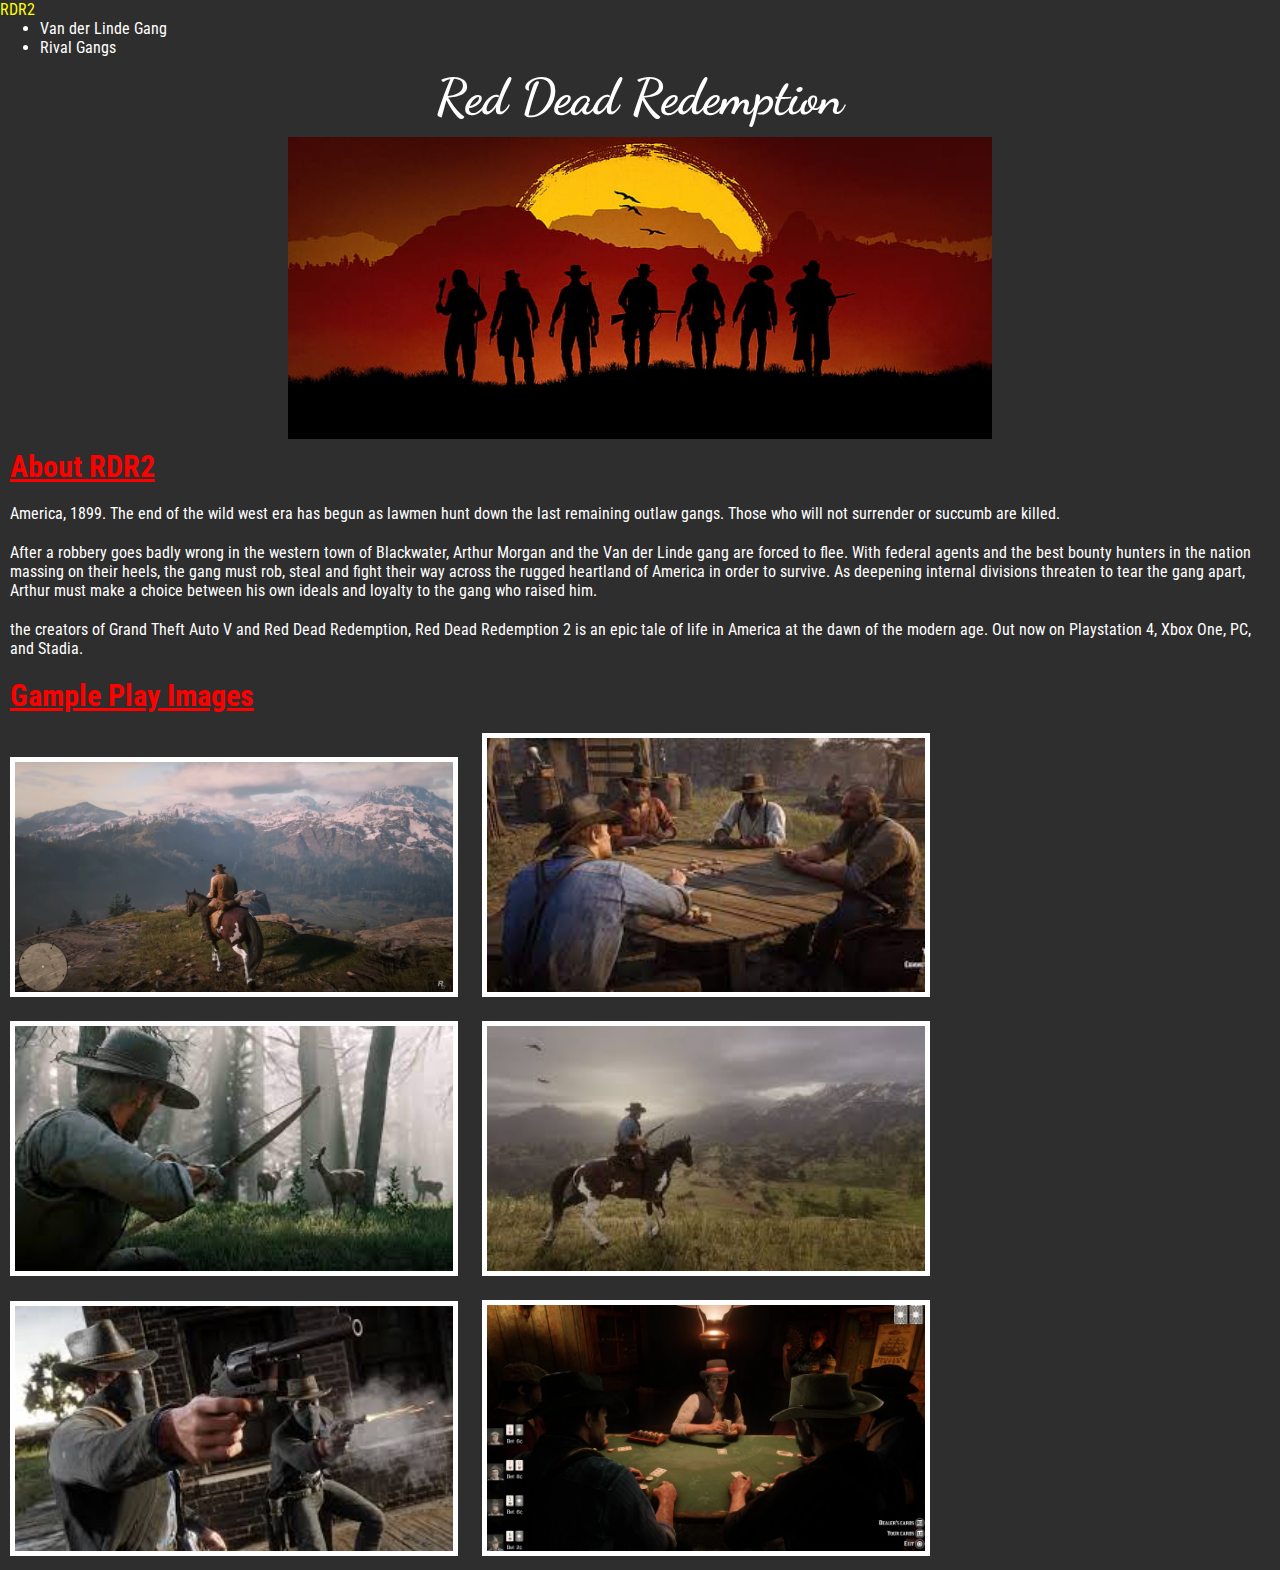
<file: index.html>
<!DOCTYPE html>
<html lang="en">
<head>
    <meta charset="UTF-8">
    <meta http-equiv="X-UA-Compatible" content="IE=edge">
    <meta name="viewport" content="width=device-width, initial-scale=1">
    <!-- Google fonts -->
    <link rel="preconnect" href="https://fonts.googleapis.com">
    <link rel="preconnect" href="https://fonts.gstatic.com" crossorigin>
    <link href="https://fonts.googleapis.com/css2?family=Dancing+Script:wght@600&family=Roboto+Condensed:wght@300;400&display=swap" rel="stylesheet">
    <!-- CSS link -->
    <link rel="stylesheet" href="main.css">
    <link rel="stylesheet" href="./css/index.css">
    <!-- Bootstrap -->
    <link href="https://cdn.jsdelivr.net/npm/bootstrap@5.2.0/dist/css/bootstrap.min.css" rel="stylesheet" integrity="sha384-gH2yIJqKdNHPEq0n4Mqa/HGKIhSkIHeL5AyhkYV8i59U5AR6csBvApHHNl/vI1Bx" crossorigin="anonymous">
    <title>RDR2</title>
</head>
<body class="">
    <!-- Bootstrap Navbar -->
    <nav class="navbar navbar-expand-lg bg-light">
        <div class="container-fluid">
          <a class="navbar-brand link-danger" href="./index.html">RDR2</a>
          <div class="collapse navbar-collapse" id="navbarSupportedContent">
            <ul class="navbar-nav me-auto mb-2 mb-lg-0">
              <li class="nav-item">
                <a class="nav-link " aria-current="page" href="./pages/gang.html">Van der Linde Gang</a>
              </li>
              <li class="nav-item">
                <a class="nav-link" href="./pages/rival.html">Rival Gangs</a>
              </li>
          </div>
        </div>
      </nav>

    <div class="container-fluid">
        <h1>Red Dead Redemption</h1>
        <div class="main-image">
            <img id="RDR-image" src="./images/RDR.jpg" alt="red background white lettering that reads Red dead redemption 2, silouhette of 7 cowboys" width="800px">
        </div>
        <div class="section-container">
            <div class="about">
                <div class="section-headers">
                    <h2>About RDR2</h2>
                </div>
                <p>America, 1899. The end of the wild west era has begun as lawmen hunt down the last remaining outlaw gangs. Those who will not surrender or succumb are killed.</p>
        
                <p>After a robbery goes badly wrong in the western town of Blackwater, Arthur Morgan and the Van der Linde gang are forced to flee. With federal agents and the best bounty hunters in the nation massing on their heels, the gang must rob, steal and fight their way across the rugged heartland of America in order to survive. As deepening internal divisions threaten to tear the gang apart, Arthur must make a choice between his own ideals and loyalty to the gang who raised him.</p>
                
                <p> the creators of Grand Theft Auto V and Red Dead Redemption, Red Dead Redemption 2 is an epic tale of life in America at the dawn of the modern age. Out now on Playstation 4, Xbox One, PC, and Stadia.
                </p>
            </div>
            <!-- Boostrap image container -->
            <div class="container-fluid text-center">
                <div class="section-headers">
                    <h2>Gample Play Images</h2>
                </div>
                <img class="gameplay-images" src="./images/rdr-gameplay1.jpg" alt="arthur on his horse overlooking the partial snowy mountains">
                <img class="gameplay-images" src="./images/rdr-gameplay2.jpg" alt="partial gang sitting on a table talking">
                <img class="gameplay-images" src="./images/rdr-gameplay3.jpg" alt="arthur hunting down deer using a bow and arrow">
                <img class="gameplay-images" src="./images/rdr-gameplay4.jpg" alt="arthur riding around his horse with his weapon at hand and the mountains in the back">
                <img class="gameplay-images" src="./images/rdr-gameplay5.jpg" alt="arthur and john wearing bandanas to conceal their identities in a midst of a shootout">
                <img class="gameplay-images" src="./images/rdr-gameplay6.jpg" alt="People playing poker">
            </div>
        </div>
    </div>
    <script src="https://cdn.jsdelivr.net/npm/bootstrap@5.2.0/dist/js/bootstrap.bundle.min.js" integrity="sha384-A3rJD856KowSb7dwlZdYEkO39Gagi7vIsF0jrRAoQmDKKtQBHUuLZ9AsSv4jD4Xa" crossorigin="anonymous"></script>
</body>
</html>
</file>
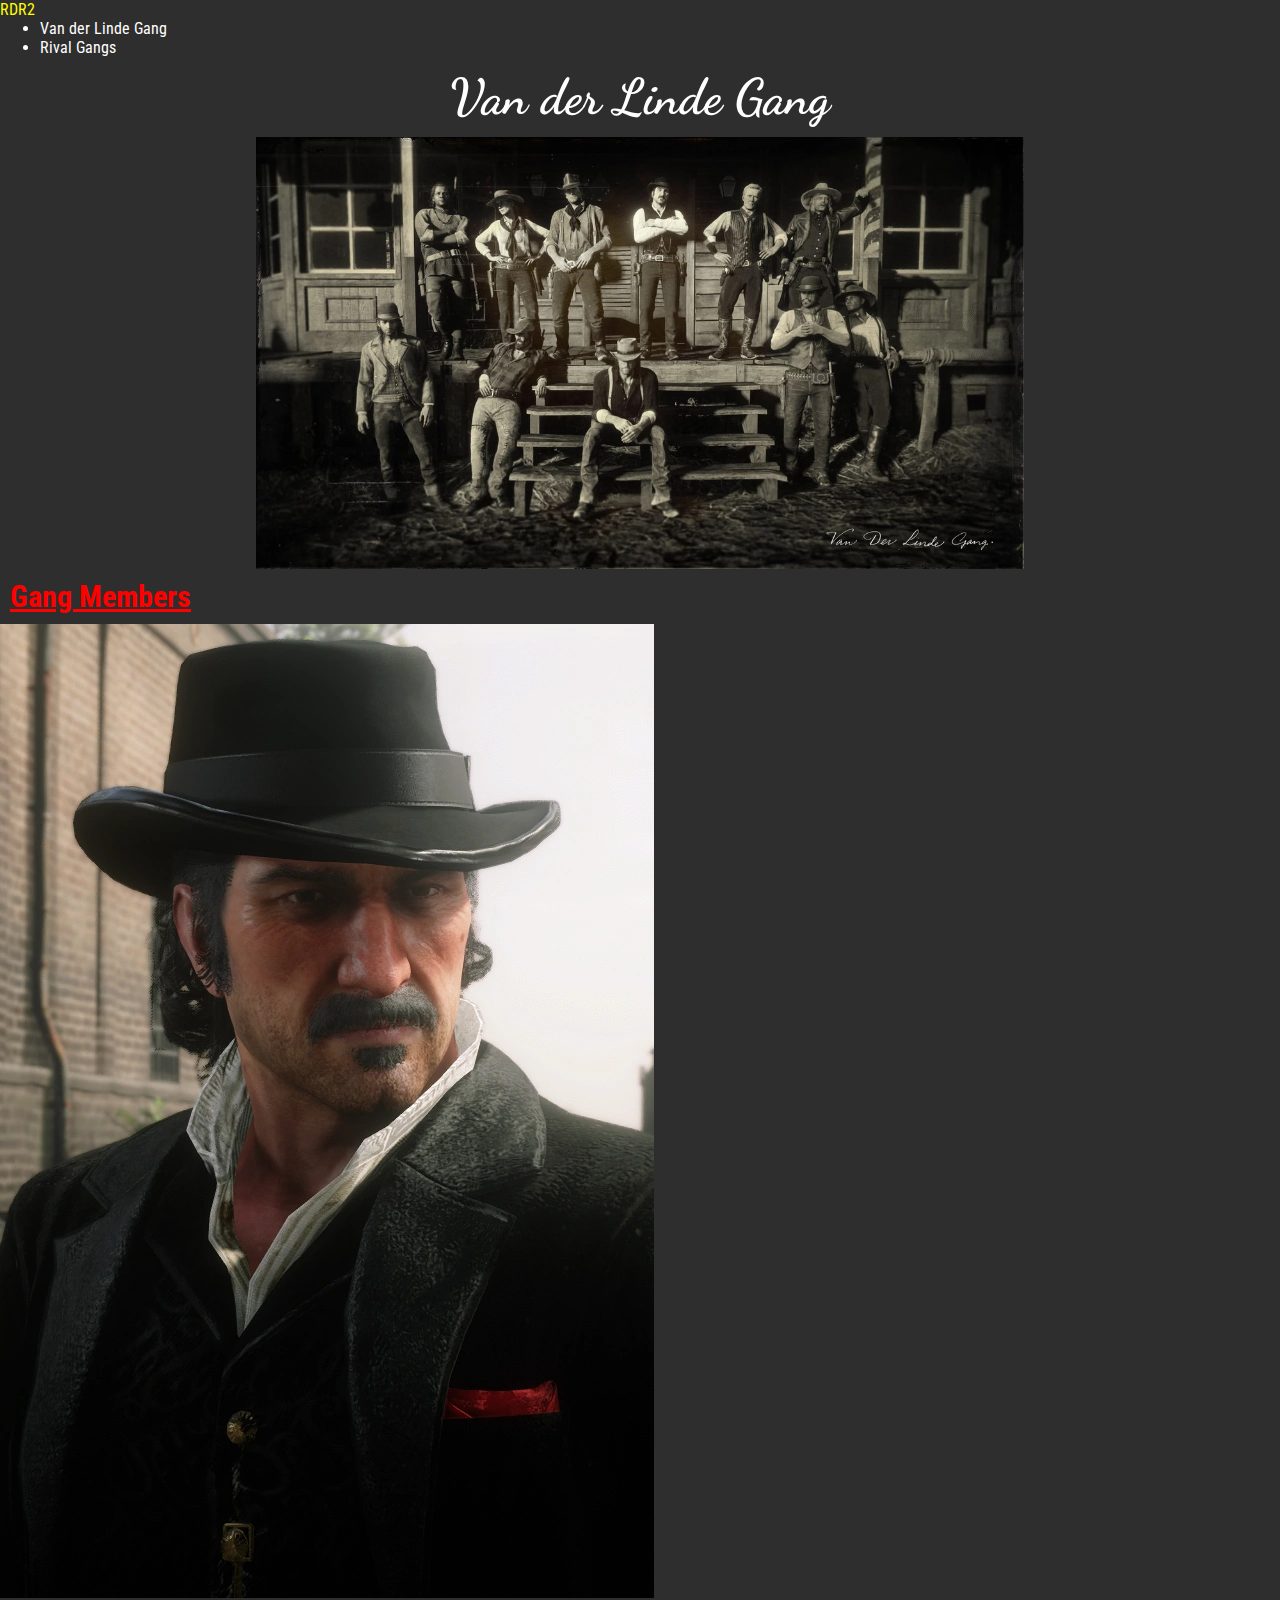
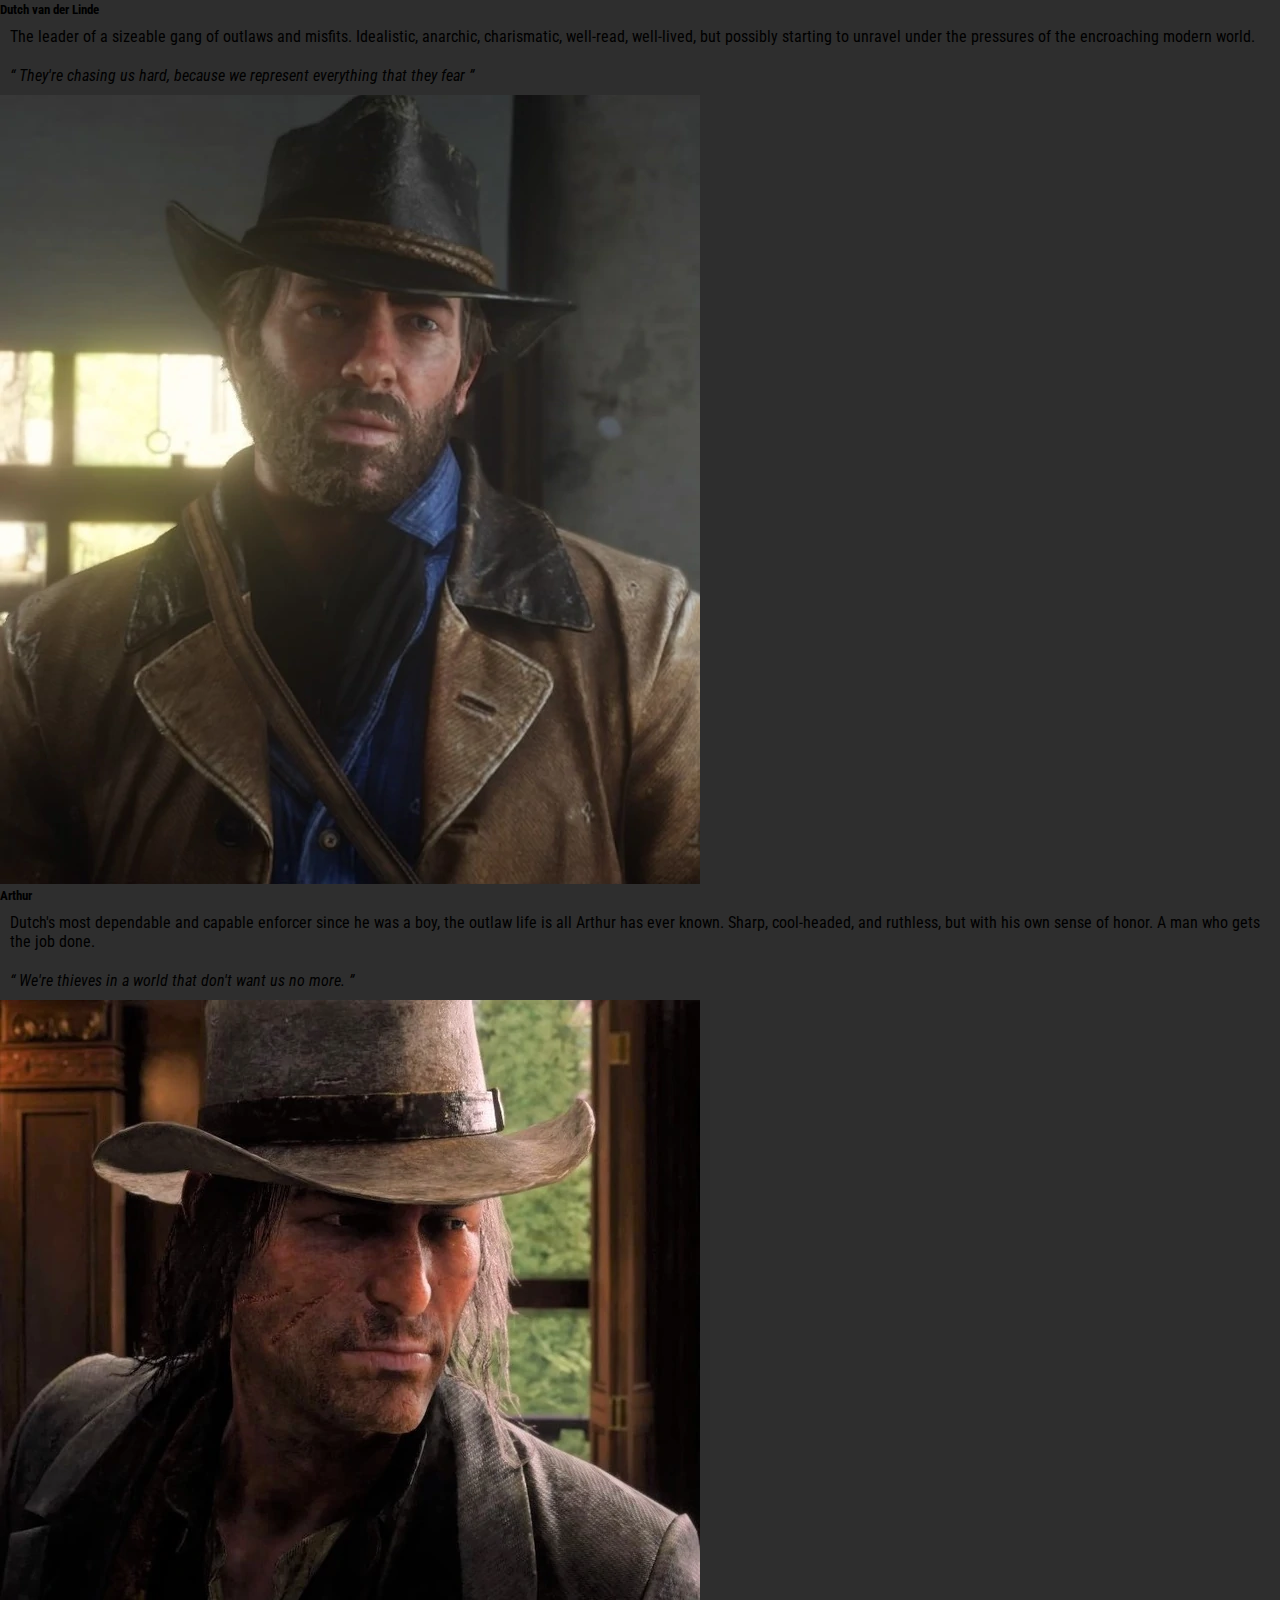
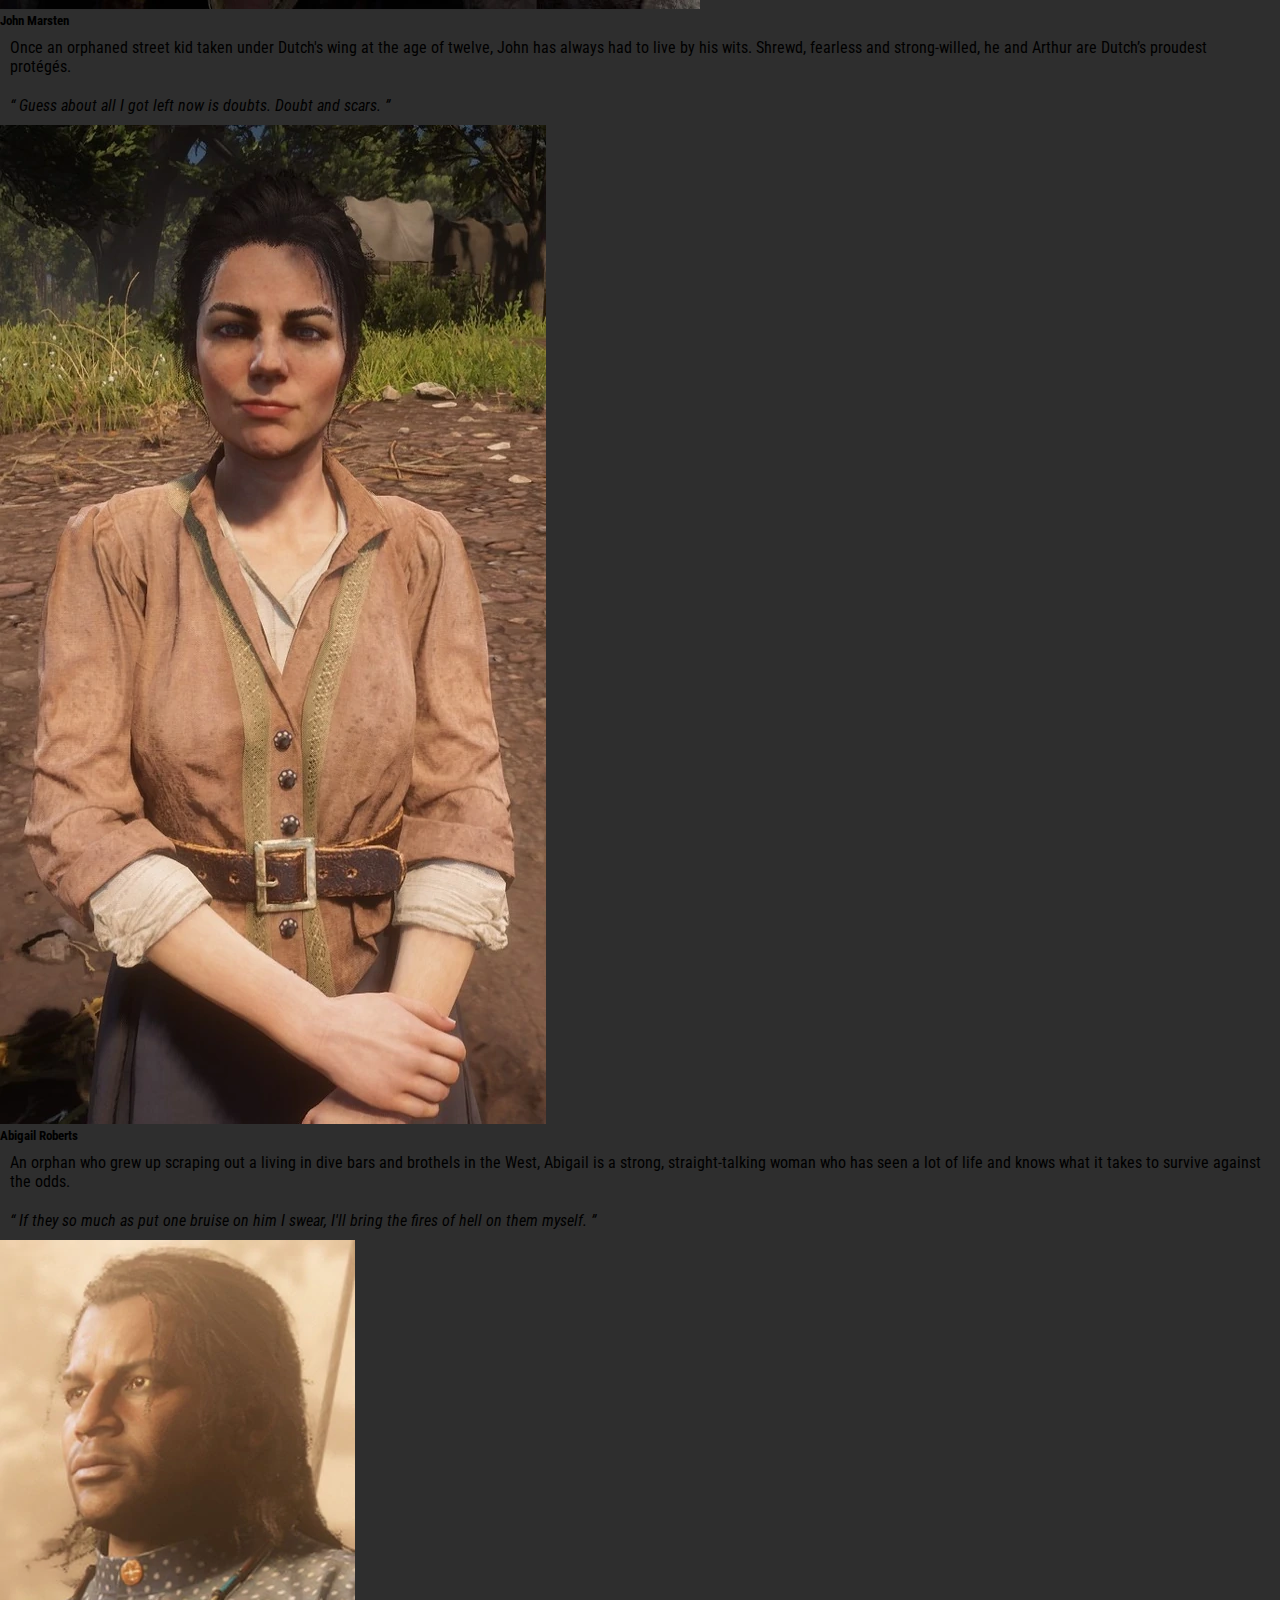
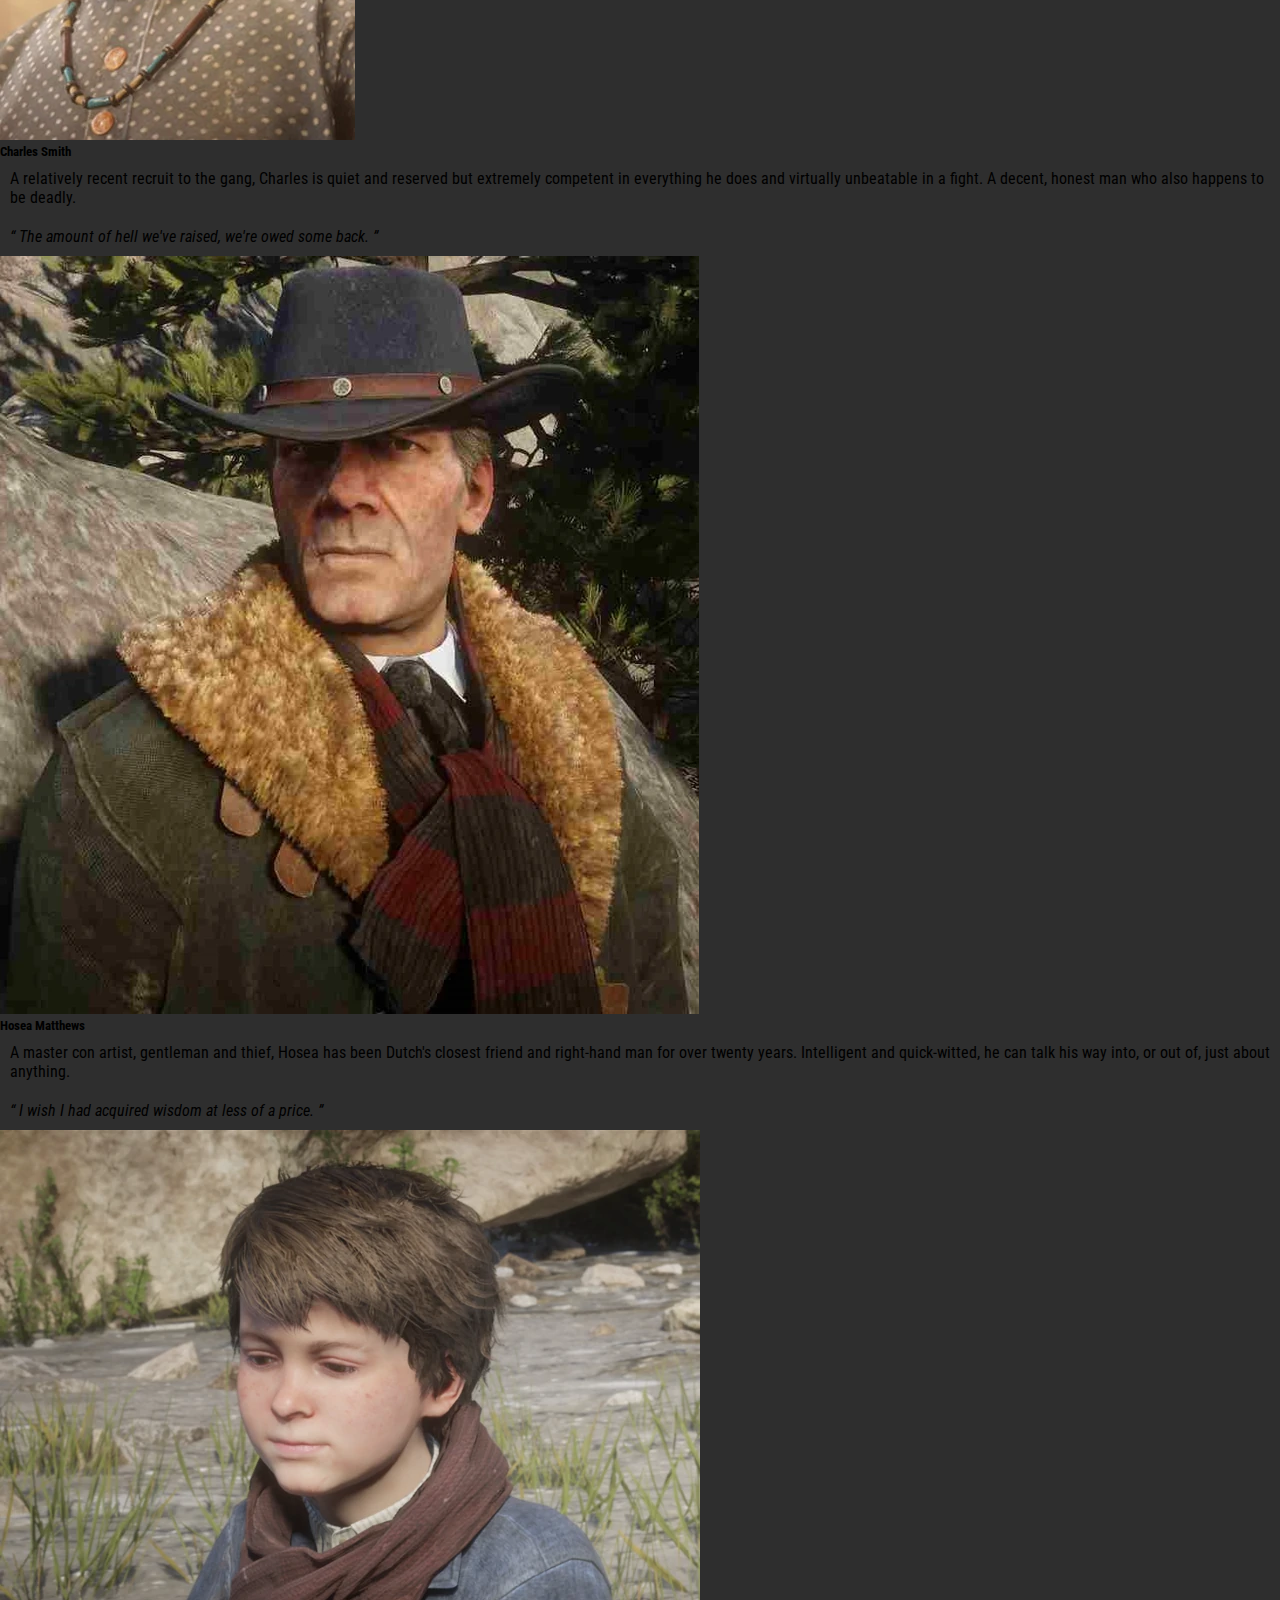
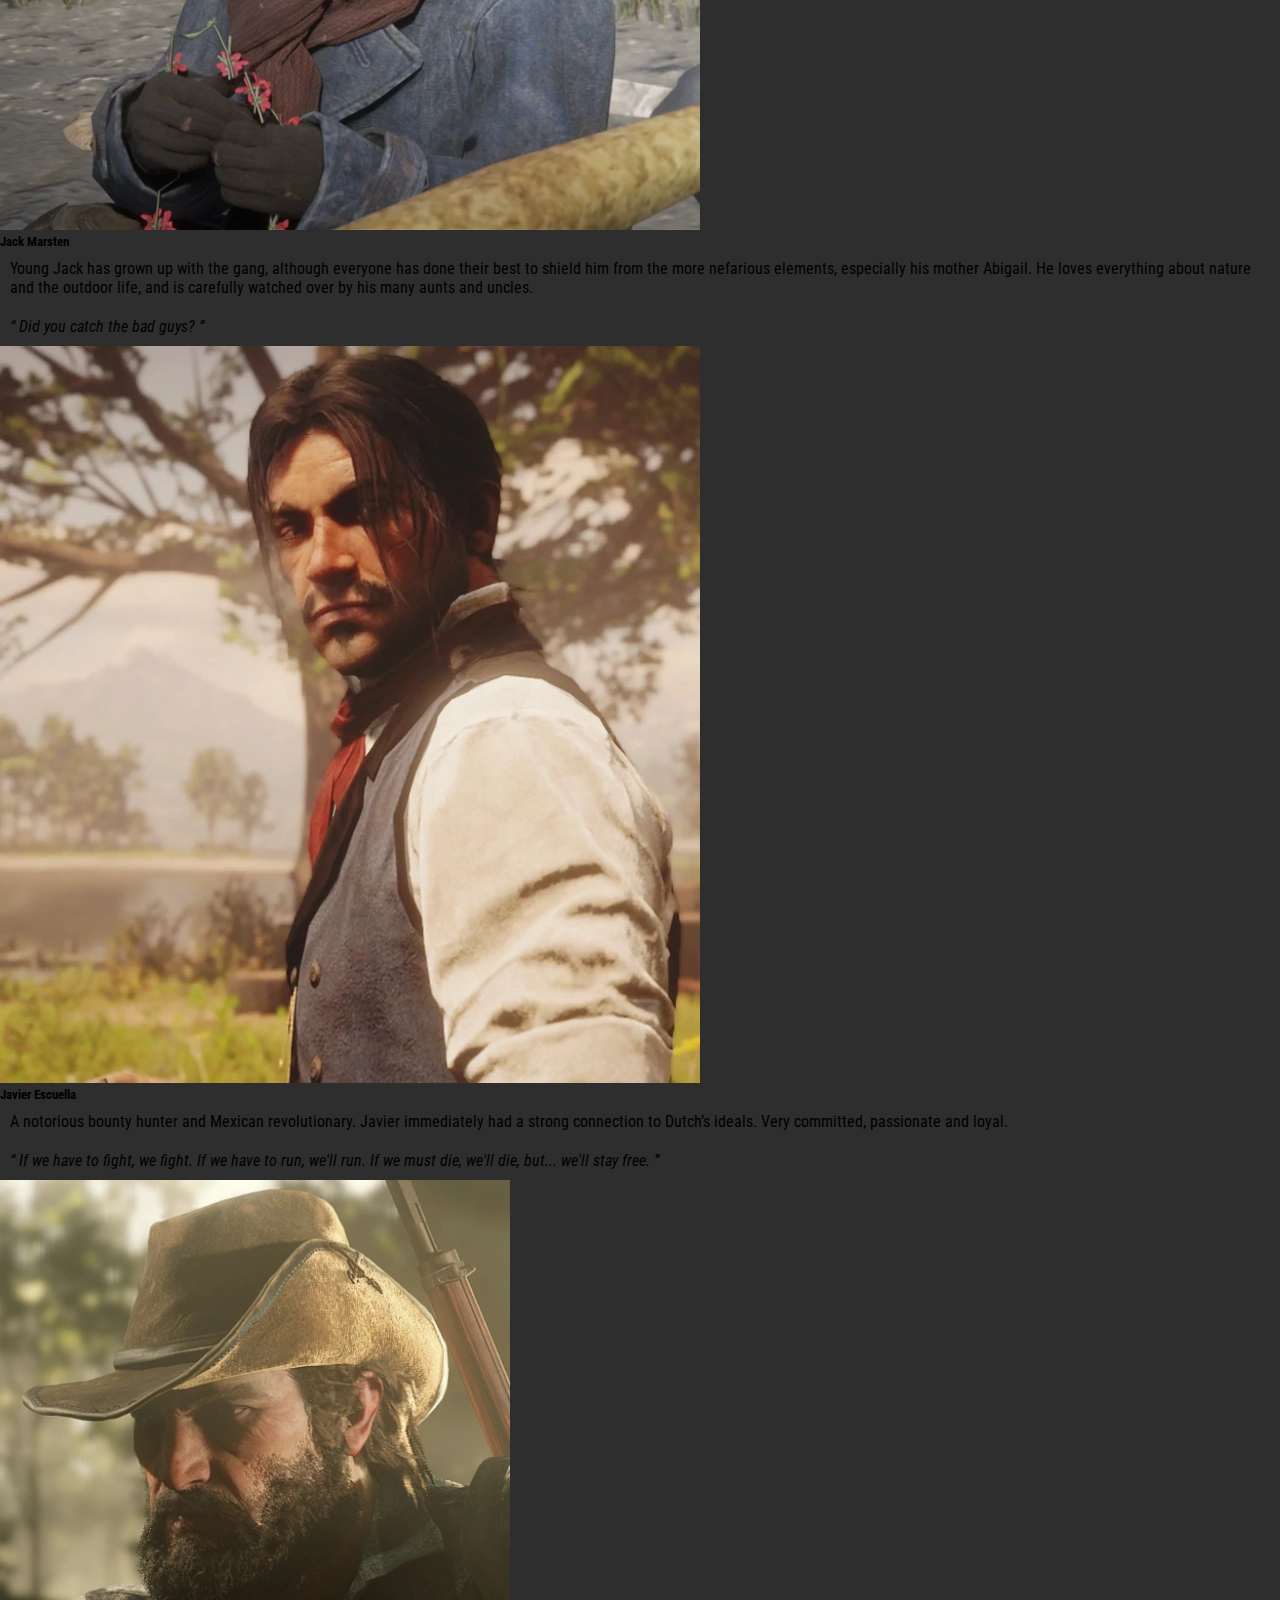
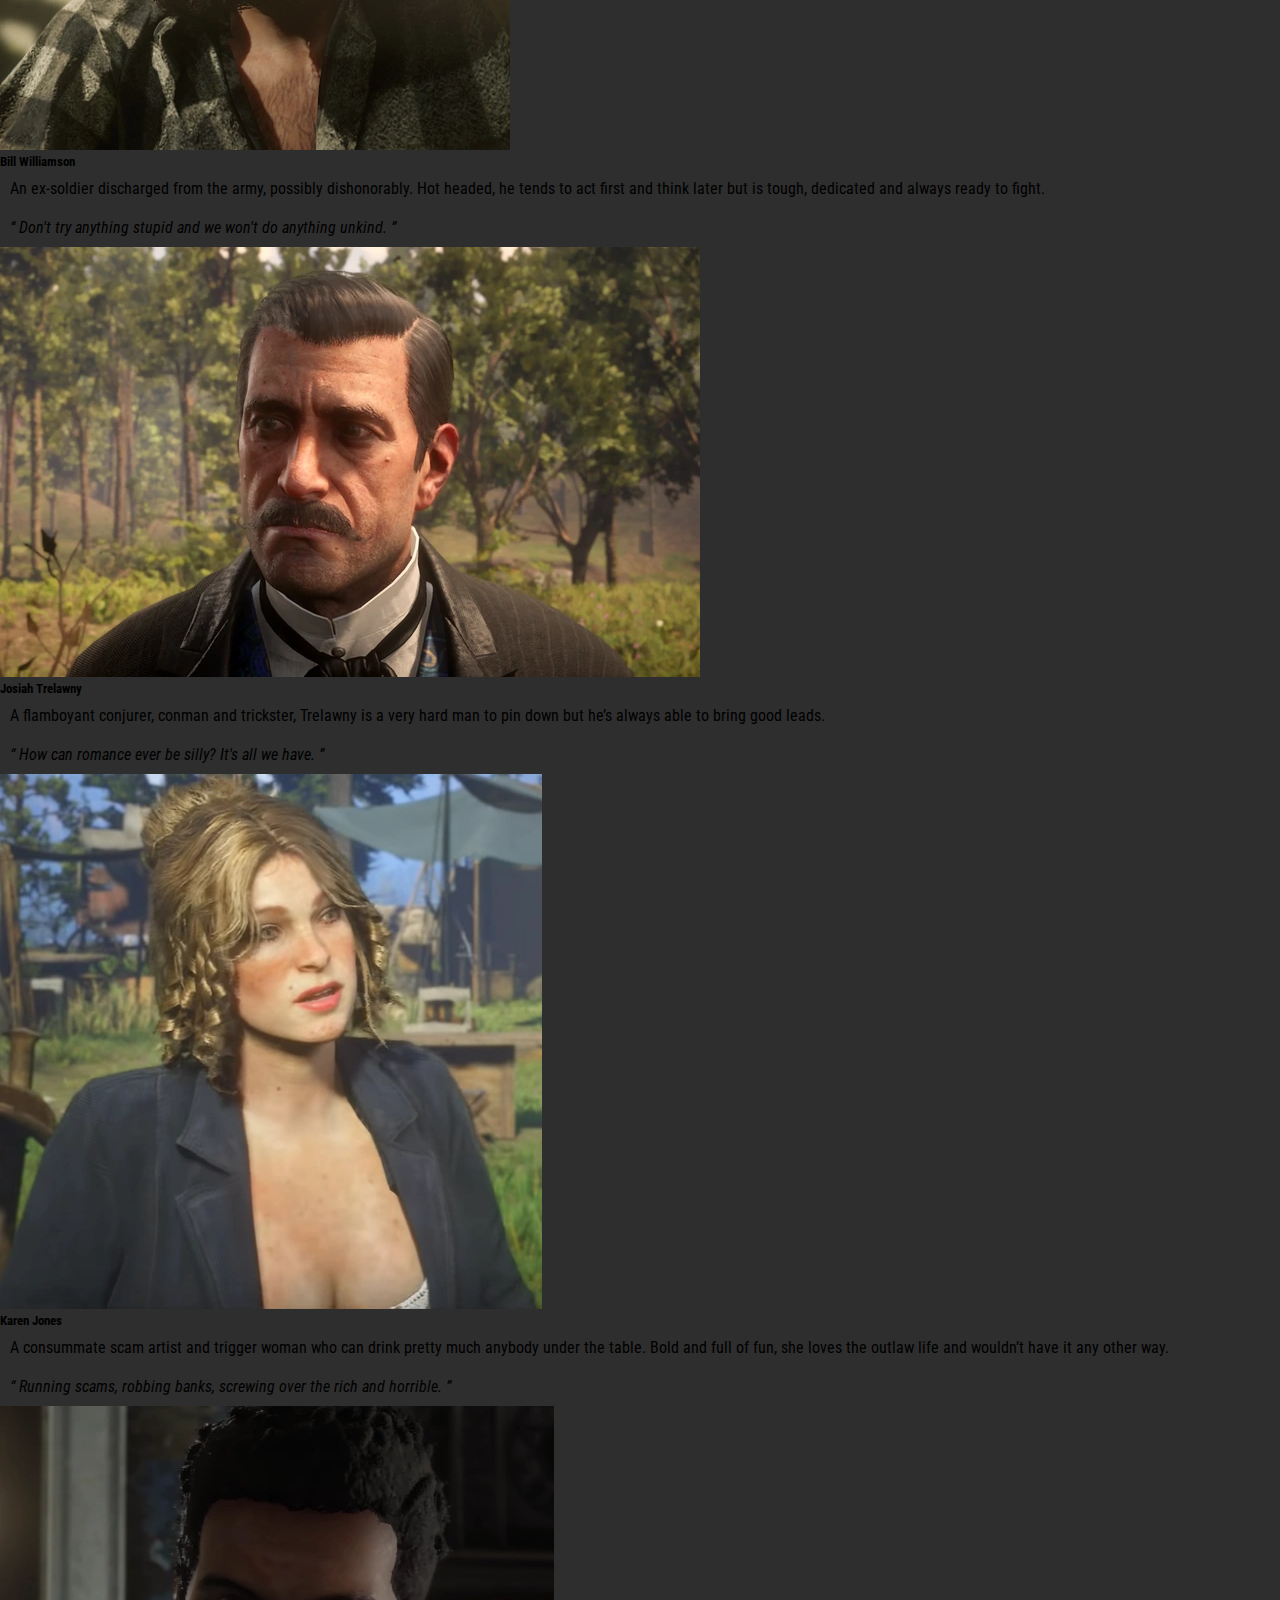
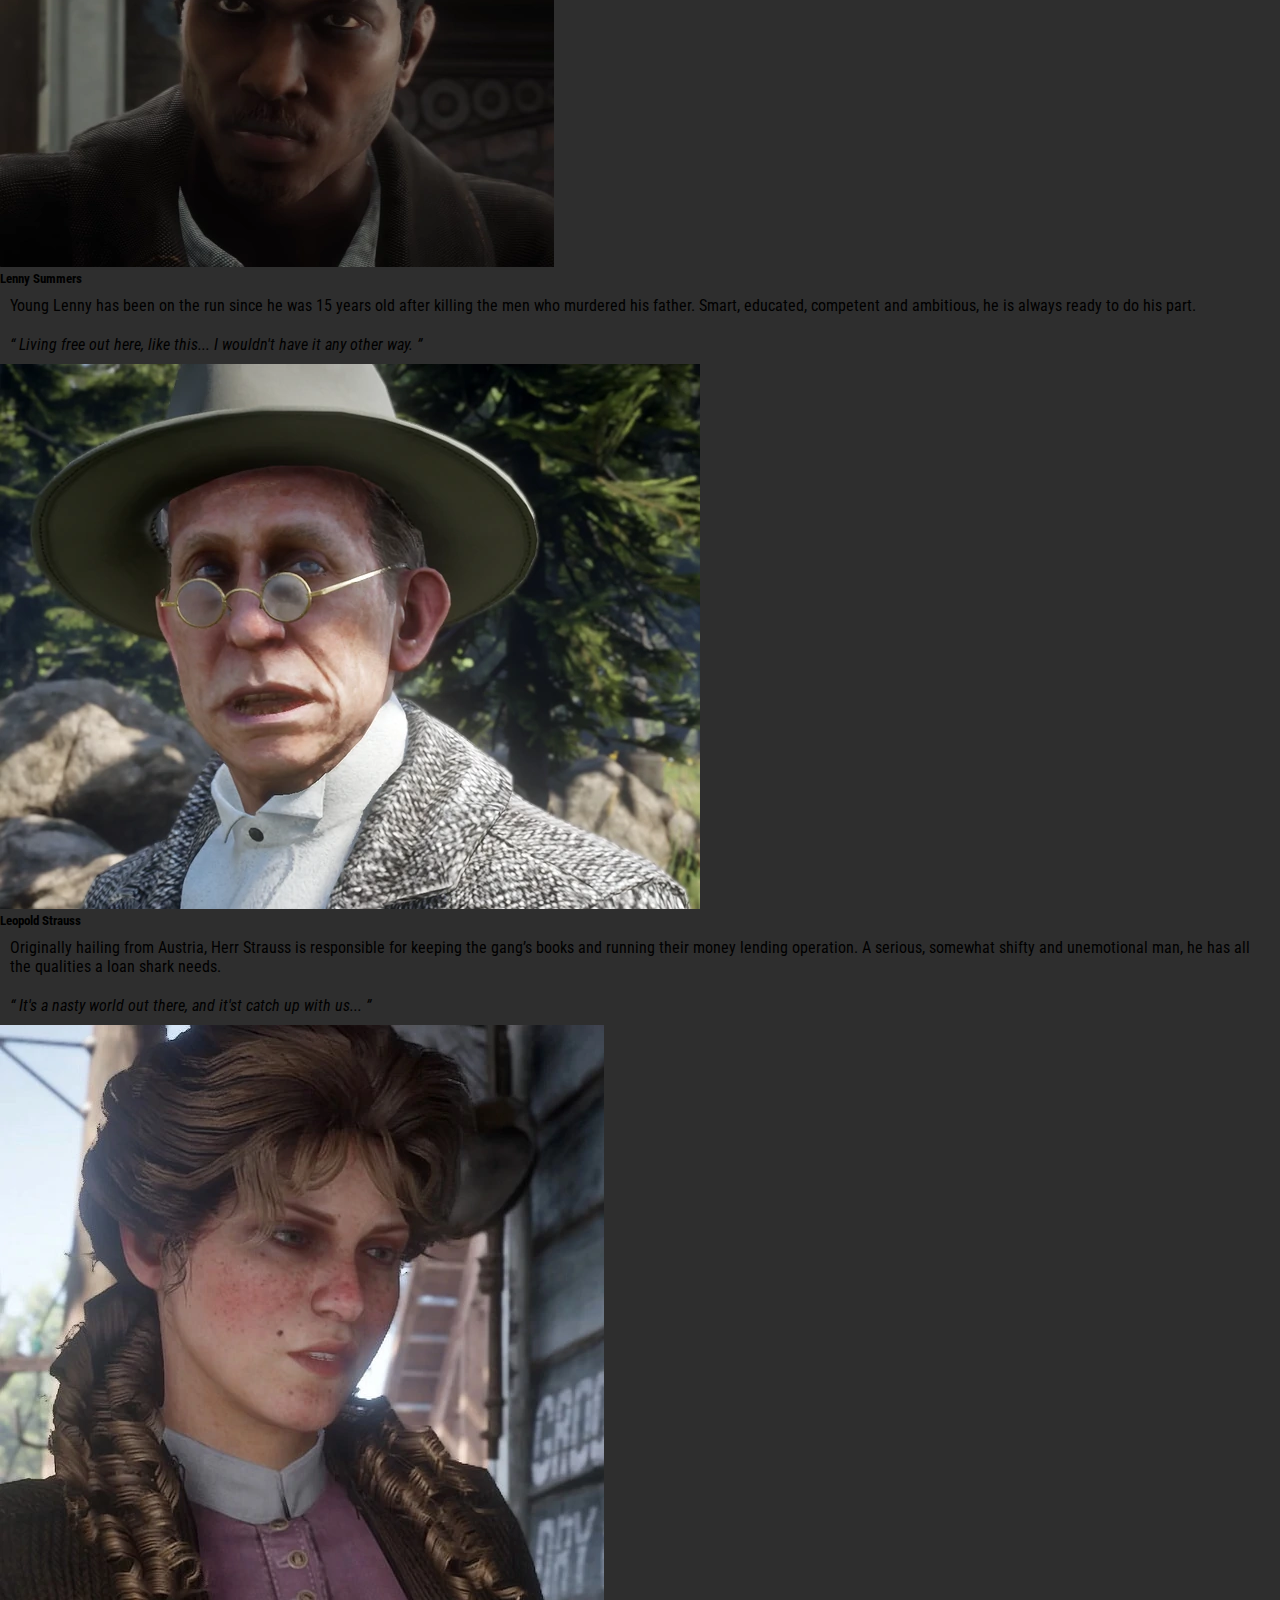
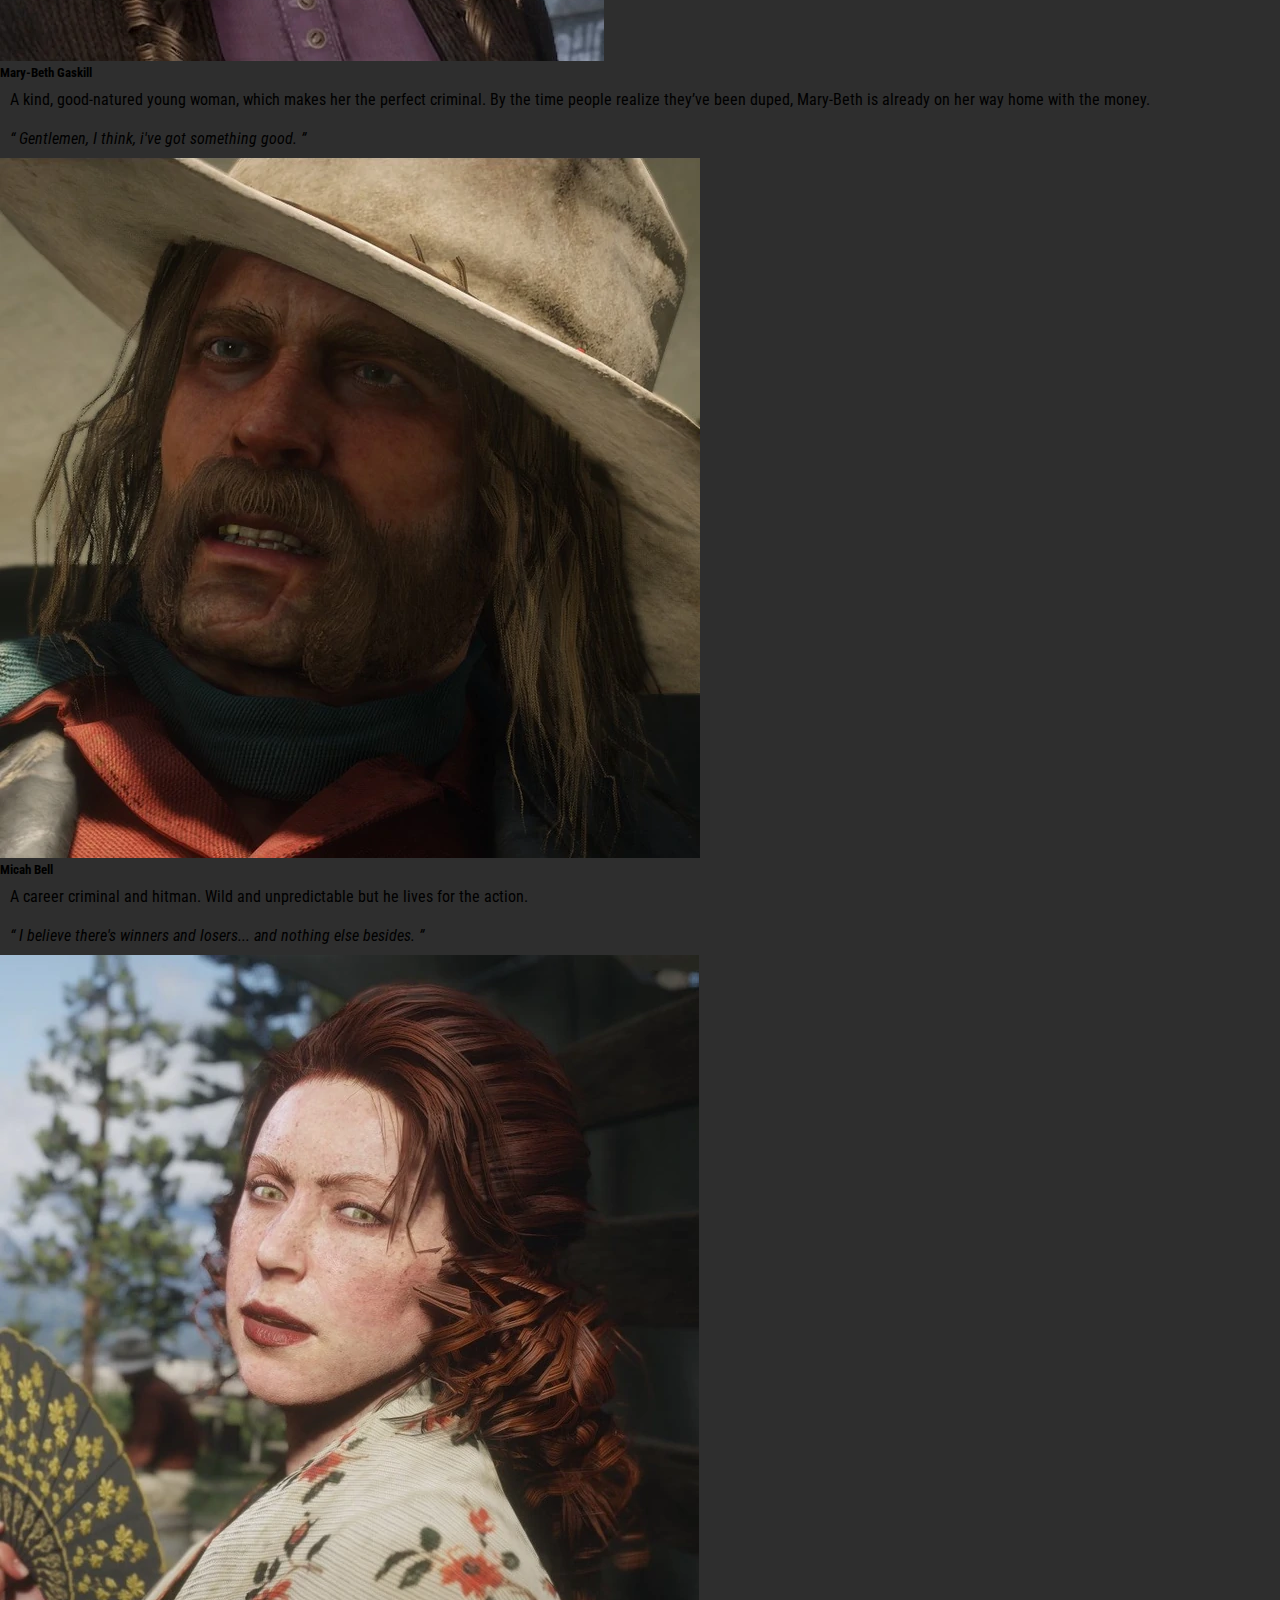
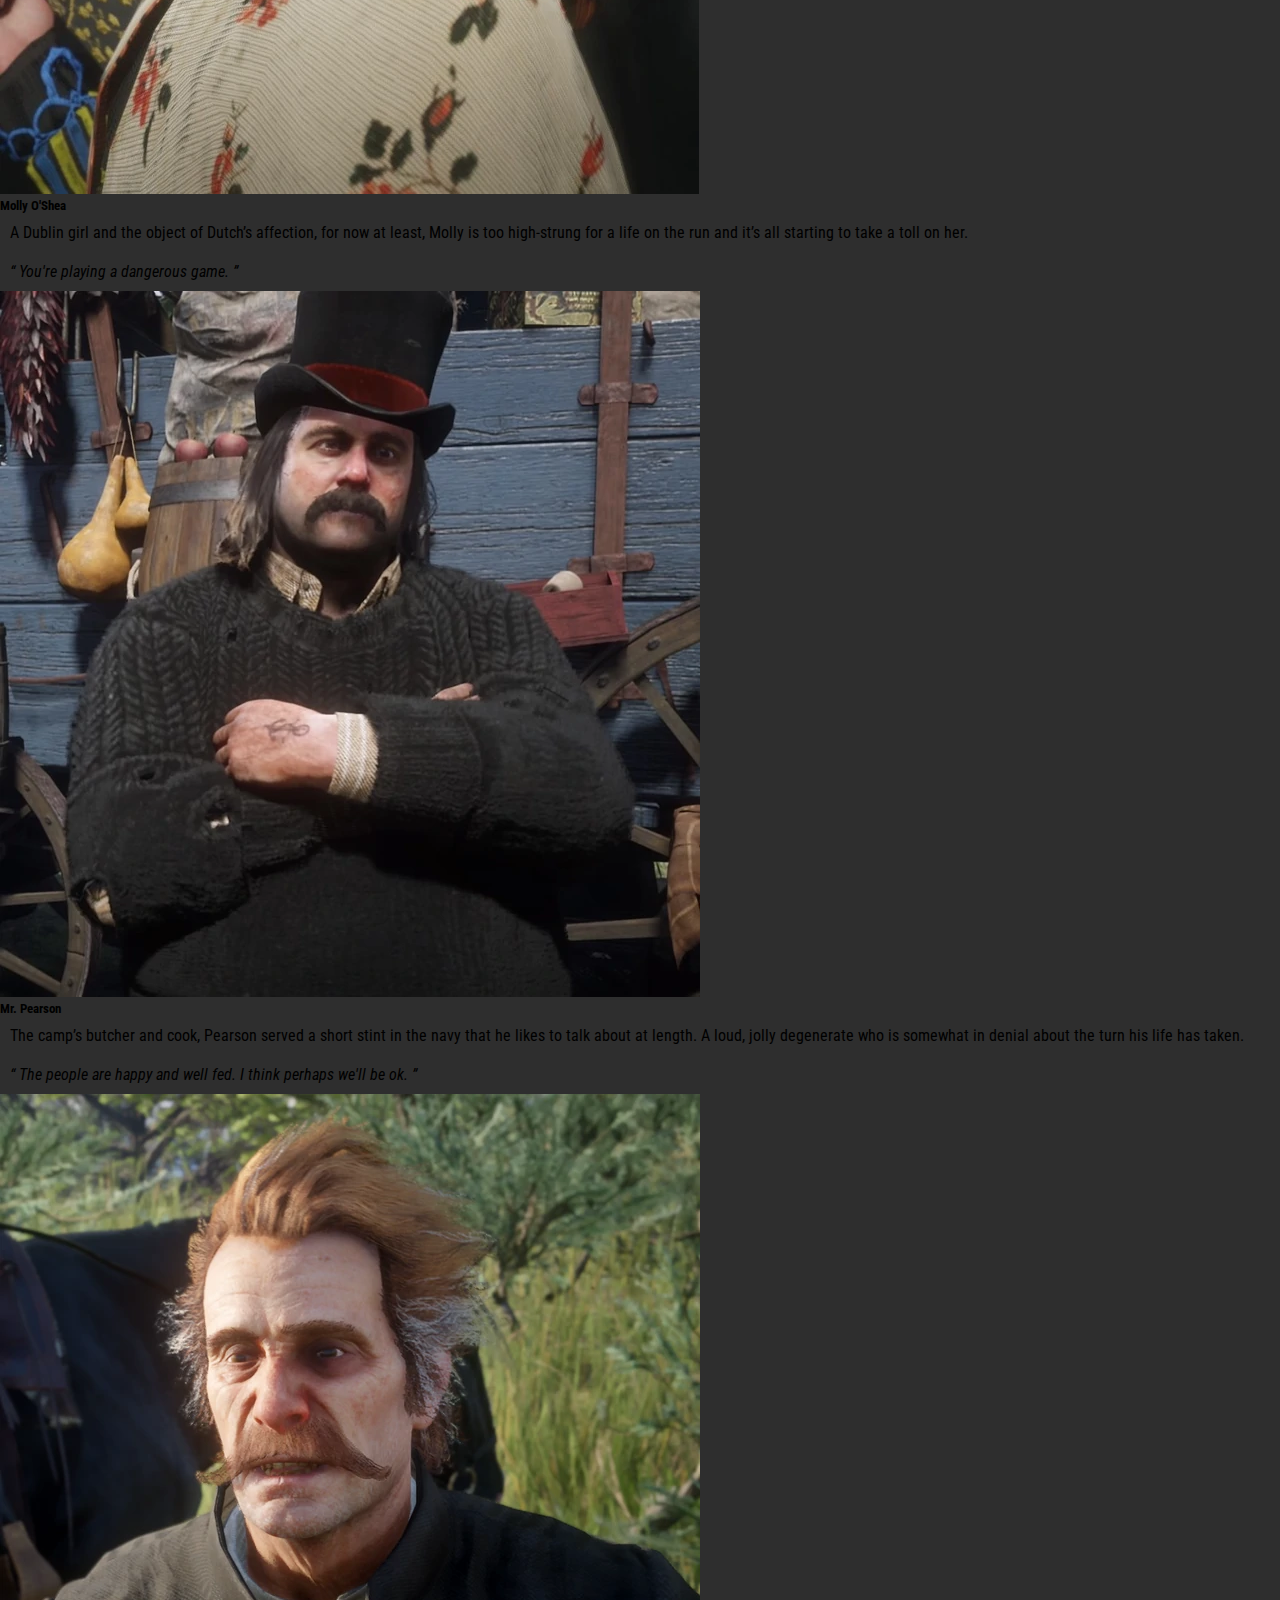
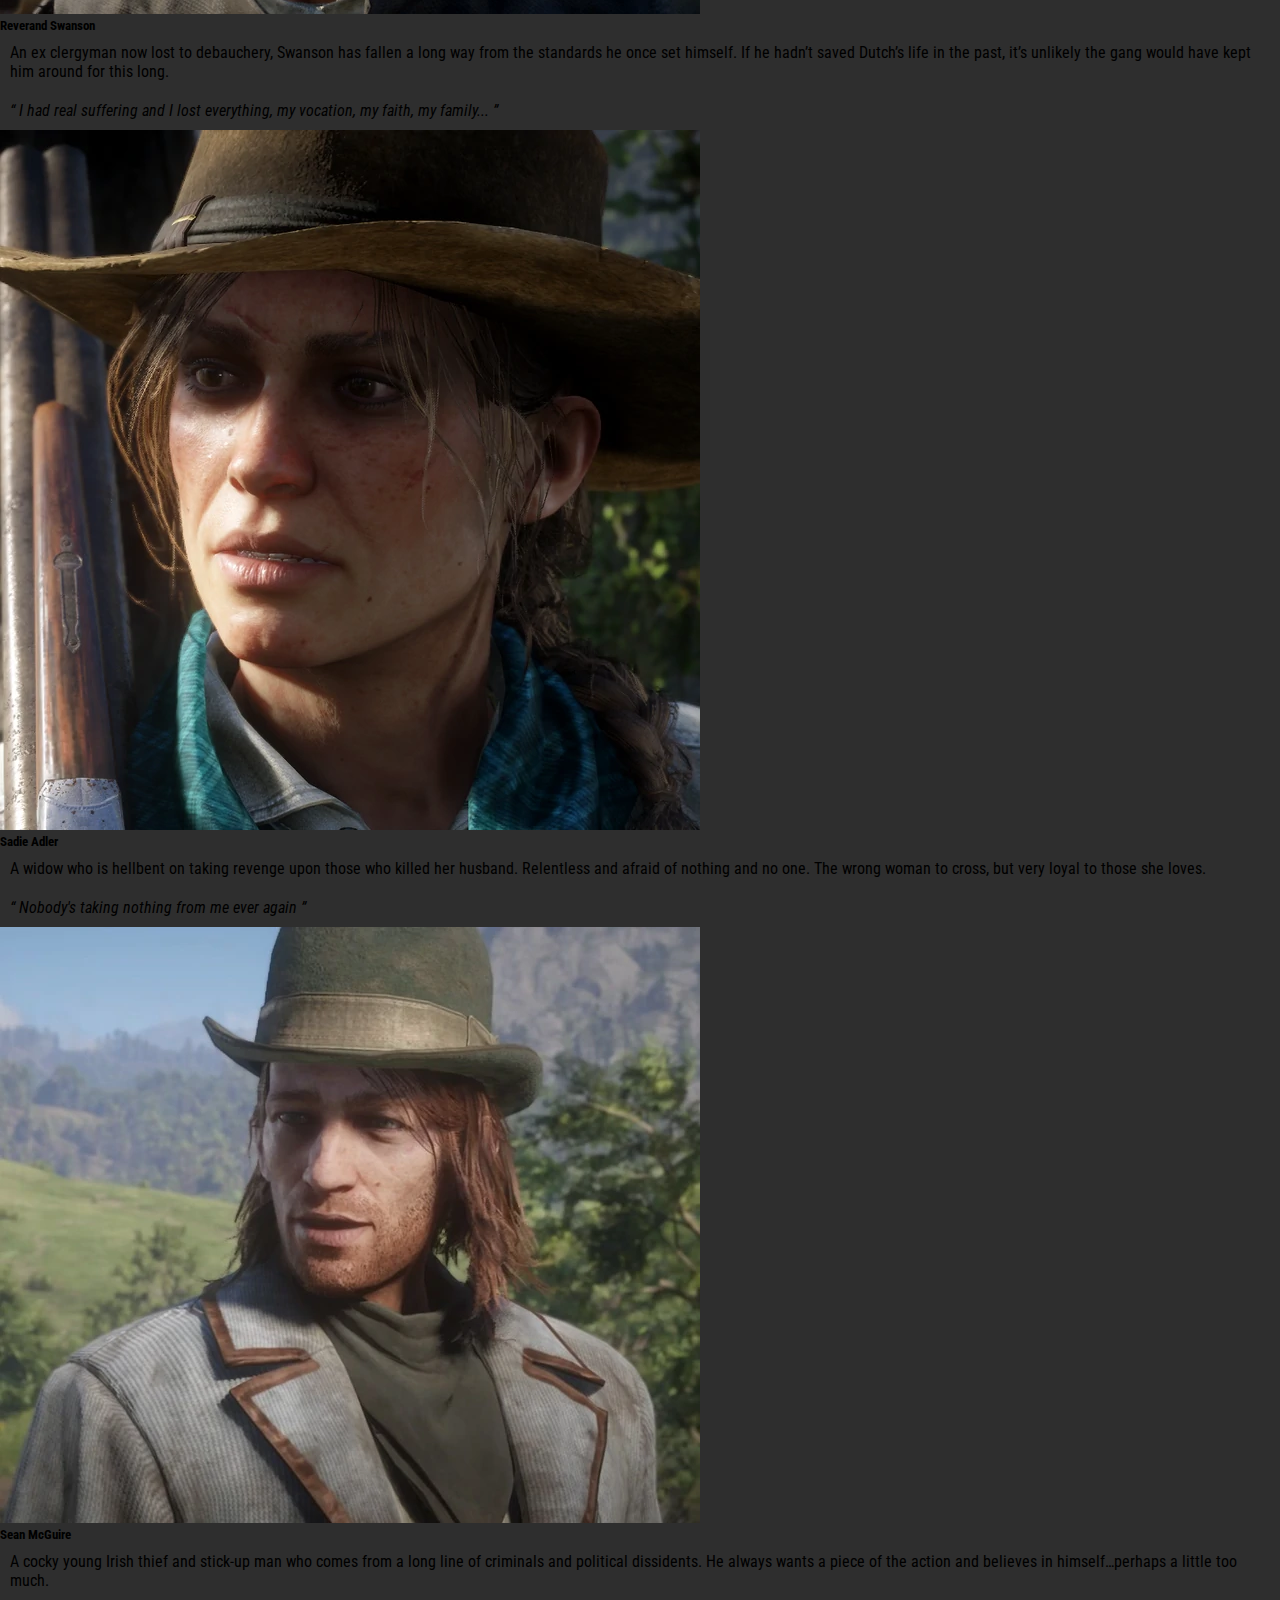
<file: pages/gang.html>
<!DOCTYPE html>
<html lang="en">
<head>
    <meta charset="UTF-8">
    <meta http-equiv="X-UA-Compatible" content="IE=edge">
    <meta name="viewport" content="width=device-width, initial-scale=1">
    <!-- Google fonts -->
    <link rel="preconnect" href="https://fonts.googleapis.com">
    <link rel="preconnect" href="https://fonts.gstatic.com" crossorigin>
    <link href="https://fonts.googleapis.com/css2?family=Dancing+Script:wght@600&family=Roboto+Condensed:wght@300;400&display=swap" rel="stylesheet">
    <!-- CSS link -->
    <link rel="stylesheet" href="../main.css">
    <link rel="stylesheet" href="../css/gang.css">
    <!-- Bootstrap -->
    <link href="https://cdn.jsdelivr.net/npm/bootstrap@5.2.0/dist/css/bootstrap.min.css" rel="stylesheet" integrity="sha384-gH2yIJqKdNHPEq0n4Mqa/HGKIhSkIHeL5AyhkYV8i59U5AR6csBvApHHNl/vI1Bx" crossorigin="anonymous">
    <title>RDR2 | Van der Linde gang</title>
</head>
<body>
    <!-- Bootstrap Navbar -->
    <nav class="navbar navbar-expand-lg bg-light">
        <div class="container-fluid">
          <a class="navbar-brand link-danger" href="../index.html">RDR2</a>
          <div class="collapse navbar-collapse" id="navbarSupportedContent">
            <ul class="navbar-nav me-auto mb-2 mb-lg-0">
              <li class="nav-item">
                <a class="nav-link active" aria-current="page" href="./gang.html">Van der Linde Gang</a>
              </li>
              <li class="nav-item">
                <a class="nav-link" href="./rival.html">Rival Gangs</a>
              </li>
          </div>
        </div>
      </nav>
    </div>
    <!-- Gang container -->
    <h1>Van der Linde Gang</h1>
    <div class="main-image">
        <img id="van-der-linde-gang" src="../images/van-der-linde-gang.jpg" alt="">
    </div>
    <div class="section-headers">
        <h2>Gang Members</h2>
    </div>
    <!-- Bootstrap container -->
    <div class="row row-cols-1 row-cols-sm-2 row-cols-md-4 row-cols-lg-5 text-center gy-3">
        <div class="col">
            <div class="card h-100">
                <img src="../images/dutch.jpg" class="img-thumbnail" alt="Dutch vander Linde">
                <div class="card-body">
                    <h5 class="card-title">Dutch van der Linde</h5>
                    <p class="card-text">
                        The leader of a sizeable gang of outlaws and misfits. Idealistic, anarchic, charismatic, well-read, well-lived, but possibly starting to unravel under the pressures of the encroaching modern world.
                    </p>
                    <p class="card-text">
                        <q class="text-muted">
                            They're chasing us hard, because we represent everything that they fear
                        </q>
                    </p>
                </div>
            </div>
        </div>            
        <div class="col">
            <div class="card h-100">
                <img src="../images/arthur.jpg" class="img-thumbnail" alt="Arthur">
                <div class="card-body">
                    <h5 class="card-title">Arthur</h5>
                    <p class="card-text">
                        Dutch's most dependable and capable enforcer since he was a boy, the outlaw life is all Arthur has ever known. Sharp, cool-headed, and ruthless, but with his own sense of honor. A man who gets the job done.
                    </p>
                    <p class="card-text">
                        <q class="text-muted">
                            We're thieves in a world that don't want us no more.
                        </q>
                    </p>
                </div>
            </div>
        </div>
        <div class="col">
            <div class="card h-100">
                <img src="../images/john.jpg" class="img-thumbnail" alt="John Marsten">
                <div class="card-body">
                    <h5 class="card-title">John Marsten</h5>
                    <p class="card-text">
                        Once an orphaned street kid taken under Dutch's wing at the age of twelve, John has always had to live by his wits. Shrewd, fearless and strong-willed, he and Arthur are Dutch’s proudest protégés.
                    </p>
                    <p class="card-text">
                        <q class="text-muted">
                            Guess about all I got left now is doubts. Doubt and scars.
                        </q>
                    </p>
                </div>
            </div>
        </div>
        <div class="col">
            <div class="card h-100">
                <img src="../images/abigail.jpg" class="img-thumbnail" alt="Abigail">
                <div class="card-body">
                    <h5 class="card-title">Abigail Roberts</h5>
                    <p class="card-text">
                        An orphan who grew up scraping out a living in dive bars and brothels in the West, Abigail is a strong, straight-talking woman who has seen a lot of life and knows what it takes to survive against the odds.
                    </p>
                    <p class="card-text">
                        <q class="text-muted">
                            If they so much as put one bruise on him I swear, I'll bring the fires of hell on them myself.
                        </q>
                    </p>
                </div>
            </div>
        </div>
        <div class="col">
            <div class="card h-100">
                <img src="../images/charles.jpg" class="img-thumbnail" alt="Dutch vander Linde">
                <div class="card-body">
                    <h5 class="card-title">Charles Smith</h5>
                    <p class="card-text">
                        A relatively recent recruit to the gang, Charles is quiet and reserved but extremely competent in everything he does and virtually unbeatable in a fight. A decent, honest man who also happens to be deadly.
                    </p>
                    <p class="card-text">
                        <q class="text-muted">
                            The amount of hell we've raised, we're owed some back.
                        </q>
                    </p>
                </div>
            </div>
        </div>
        <div class="col">
            <div class="card h-100">
                <img src="../images/hosea.jpg" class="img-thumbnail" alt="Hosea Matthews">
                <div class="card-body">
                    <h5 class="card-title">Hosea Matthews</h5>
                    <p class="card-text">
                        A master con artist, gentleman and thief, Hosea has been Dutch's closest friend and right-hand man for over twenty years. Intelligent and quick-witted, he can talk his way into, or out of, just about anything.
                    </p>
                    <p class="card-text">
                        <q class="text-muted">
                            I wish I had acquired wisdom at less of a price. 
                        </q>
                    </p>
                </div>
            </div>
        </div>
        <div class="col">
            <div class="card h-100">
                <img src="../images/jack.jpg" class="img-thumbnail" alt="Dutch vander Linde">
                <div class="card-body">
                    <h5 class="card-title">Jack Marsten</h5>
                    <p class="card-text">
                        Young Jack has grown up with the gang, although everyone has done their best to shield him from the more nefarious elements, especially his mother Abigail. He loves everything about nature and the outdoor life, and is carefully watched over by his many aunts and uncles.
                    </p>
                    <p class="card-text">
                        <q class="text-muted">
                            Did you catch the bad guys?
                        </q>
                    </p>
                </div>
            </div>
        </div>
        <div class="col">
            <div class="card h-100">
                <img src="../images/javier.jpg" class="img-thumbnail" alt="Javier Escuella">
                <div class="card-body">
                    <h5 class="card-title">Javier Escuella</h5>
                    <p class="card-text">
                        A notorious bounty hunter and Mexican revolutionary. Javier immediately had a strong connection to Dutch’s ideals. Very committed, passionate and loyal.
                    </p>
                    <p class="card-text">
                        <q class="text-muted">
                            If we have to fight, we fight. If we have to run, we'll run. If we must die, we'll die, but... we'll stay free.                    
                        </q>
                    </p>
                </div>
            </div>
        </div>
        <div class="col">
            <div class="card h-100">
                <img src="../images/bill.jpg" class="img-thumbnail" alt="Dutch vander Linde">
                <div class="card-body">
                    <h5 class="card-title">Bill Williamson</h5>
                    <p class="card-text">
                        An ex-soldier discharged from the army, possibly dishonorably. Hot headed, he tends to act first and think later but is tough, dedicated and always ready to fight.
                    </p>
                    <p class="card-text">
                        <q class="text-muted">
                            Don't try anything stupid and we won't do anything unkind.
                        </q>
                    </p>
                </div>
            </div>
        </div>
        <div class="col">
            <div class="card h-100">
                <img src="../images/josiah.jpg" class="img-thumbnail" alt="Josiah Trelawny">
                <div class="card-body">
                    <h5 class="card-title">Josiah Trelawny</h5>
                    <p class="card-text">
                        A flamboyant conjurer, conman and trickster, Trelawny is a very hard man to pin down but he’s always able to bring good leads.
                    </p>
                    <p class="card-text">
                        <q class="text-muted">
                            How can romance ever be silly? It's all we have.
                        </q>
                    </p>
                </div>
            </div>
        </div>
        <div class="col">
            <div class="card h-100">
                <img src="../images/karen.jpg" class="img-thumbnail" alt="Karen Jones">
                <div class="card-body">
                    <h5 class="card-title">Karen Jones</h5>
                    <p class="card-text">
                        A consummate scam artist and trigger woman who can drink pretty much anybody under the table. Bold and full of fun, she loves the outlaw life and wouldn’t have it any other way.
                    </p>
                    <p class="card-text">
                        <q class="text-muted">
                            Running scams, robbing banks, screwing over the rich and horrible.
                        </q>
                    </p>
                </div>
            </div>
        </div>
        <div class="col">
            <div class="card h-100">
                <img src="../images/lenny.jpg" class="img-thumbnail" alt="Lenny Summers">
                <div class="card-body">
                    <h5 class="card-title">Lenny Summers</h5>
                    <p class="card-text">
                        Young Lenny has been on the run since he was 15 years old after killing the men who murdered his father. Smart, educated, competent and ambitious, he is always ready to do his part.
                    </p>
                    <p class="card-text">
                        <q class="text-muted">
                            Living free out here, like this... I wouldn't have it any other way.
                        </q>
                    </p>
                </div>
            </div>
        </div>
        <div class="col">
            <div class="card h-100">
                <img src="../images/leopald.jpg" class="img-thumbnail" alt="Leopold Strauss">
                <div class="card-body">
                    <h5 class="card-title">Leopold Strauss</h5>
                    <p class="card-text">
                        Originally hailing from Austria, Herr Strauss is responsible for keeping the gang’s books and running their money lending operation. A serious, somewhat shifty and unemotional man, he has all the qualities a loan shark needs.
                    </p>
                    <p class="card-text">
                        <q class="text-muted">
                            It's a nasty world out there, and it'st catch up with us...
                        </q>
                    </p>
                </div>
            </div>
        </div>
        <div class="col">
            <div class="card h-100">
                <img src="../images/marybeth.jpg" class="img-thumbnail" alt="Mary-Beth Gaskill">
                <div class="card-body">
                    <h5 class="card-title">Mary-Beth Gaskill</h5>
                    <p class="card-text">
                        A kind, good-natured young woman, which makes her the perfect criminal. By the time people realize they’ve been duped, Mary-Beth is already on her way home with the money.
                    </p>
                    <p class="card-text">
                        <q class="text-muted">
                            Gentlemen, I think, i've got something good. 
                        </q>
                    </p>
                </div>
            </div>
        </div>
        <div class="col">
            <div class="card h-100">
                <img src="../images/michah.jpg" class="img-thumbnail" alt="Micah Bell">
                <div class="card-body">
                    <h5 class="card-title">Micah Bell</h5>
                    <p class="card-text">
                        A career criminal and hitman. Wild and unpredictable but he lives for the action.
                    </p>
                    <p class="card-text">
                        <q class="text-muted">
                            I believe there's winners and losers... and nothing else besides. 
                        </q>
                    </p>
                </div>
            </div>
        </div>
        <div class="col">
            <div class="card h-100">
                <img src="../images/molly.jpg" class="img-thumbnail" alt="Molly O'Shea">
                <div class="card-body">
                    <h5 class="card-title">Molly O'Shea</h5>
                    <p class="card-text">
                        A Dublin girl and the object of Dutch’s affection, for now at least, Molly is too high-strung for a life on the run and it’s all starting to take a toll on her.
                    </p>
                    <p class="card-text">
                        <q class="text-muted">
                            You're playing a dangerous game. 
                        </q>
                    </p>
                </div>
            </div>
        </div>
        <div class="col">
            <div class="card h-100">
                <img src="../images/pearson.jpg" class="img-thumbnail" alt="Mr. Pearson">
                <div class="card-body">
                    <h5 class="card-title">Mr. Pearson</h5>
                    <p class="card-text">
                        The camp’s butcher and cook, Pearson served a short stint in the navy that he likes to talk about at length. A loud, jolly degenerate who is somewhat in denial about the turn his life has taken.
                    </p>
                    <p class="card-text">
                        <q class="text-muted">
                            The people are happy and well fed. I think perhaps we'll be ok.
                        </q>
                    </p>
                </div>
            </div>
        </div>
        <div class="col">
            <div class="card h-100">
                <img src="../images/revereand.jpg" class="img-thumbnail" alt="Reverand Swanson">
                <div class="card-body">
                    <h5 class="card-title">Reverand Swanson</h5>
                    <p class="card-text">
                        An ex clergyman now lost to debauchery, Swanson has fallen a long way from the standards he once set himself. If he hadn’t saved Dutch’s life in the past, it’s unlikely the gang would have kept him around for this long.
                    </p>
                    <p class="card-text">
                        <q class="text-muted">
                            I had real suffering and I lost everything, my vocation, my faith, my family...
                        </q>
                    </p>
                </div>
            </div>
        </div>
        <div class="col">
            <div class="card h-100">
                <img src="../images/sadie.jpg" class="img-thumbnail" alt="Sadie Adler">
                <div class="card-body">
                    <h5 class="card-title">Sadie Adler</h5>
                    <p class="card-text">
                        A widow who is hellbent on taking revenge upon those who killed her husband. Relentless and afraid of nothing and no one. The wrong woman to cross, but very loyal to those she loves.
                    </p>
                    <p class="card-text">
                        <q class="text-muted">
                            Nobody's taking nothing from me ever again
                        </q>
                    </p>
                </div>
            </div>
        </div>
        <div class="col">
            <div class="card h-100">
                <img src="../images/sean.jpg" class="img-thumbnail" alt="Sean McGuire">
                <div class="card-body">
                    <h5 class="card-title">Sean McGuire</h5>
                    <p class="card-text">
                        A cocky young Irish thief and stick-up man who comes from a long line of criminals and political dissidents. He always wants a piece of the action and believes in himself…perhaps a little too much.
                    </p>
                    <p class="card-text">
                        <q class="text-muted">
                            Just leave it to me. I can talk a dog off a meat wagon.
                        </q>
                    </p>
                </div>
            </div>
        </div>
        <div class="col">
            <div class="card h-100">
                <img src="../images/susan.jpg" class="img-thumbnail" alt="Susan Grimshaw">
                <div class="card-body">
                    <h5 class="card-title">Susan Grimshaw</h5>
                    <p class="card-text">
                        The undisputed boss and arbiter of justice in the camp, everything would have fallen apart years ago without Susan in charge. Tenacious and iron-willed, she stands for no nonsense.
                    </p>
                    <p class="card-text">
                        <q class="text-muted">
                            I swear half of you would rot in your own filth, if nobody kept you in check.
                        </q>
                    </p>
                </div>
            </div>
        </div>
        <div class="col">
            <div class="card h-100">
                <img src="../images/tilly.jpg" class="img-thumbnail" alt="Tilly Jackson">
                <div class="card-body">
                    <h5 class="card-title">Tilly Jackson</h5>
                    <p class="card-text">
                        An outlaw from the age of 12, Tilly ran with another gang before joining up with Dutch. Savvy, resilient and dependable, she can more than handle herself and isn’t afraid to speak her mind.
                    </p>
                    <p class="card-text">
                        <q class="text-muted">
                            Most of us grew up hungry and scared and alone, one way or another. 
                        </q>
                    </p>
                </div>
            </div>
        </div>
        <div class="col">
            <div class="card h-100">
                <img src="../images/uncle.jpg" class="img-thumbnail" alt="Uncle">
                <div class="card-body">
                    <h5 class="card-title">Uncle</h5>
                    <p class="card-text">
                        A hanger-on and good-time guy, Uncle is always around when the whiskey is open and never around when there’s any work to be done. If he wasn’t so entertaining, Dutch would have cut him loose years ago.
                    </p>
                    <p class="card-text">
                        <q class="text-muted">
                            People call me lazy. I'm not lazy. Just don't like working. There's a difference.
                        </q>
                    </p>
                </div>
            </div>
        </div>
    </div>

    <script src="https://cdn.jsdelivr.net/npm/bootstrap@5.2.0/dist/js/bootstrap.bundle.min.js" integrity="sha384-A3rJD856KowSb7dwlZdYEkO39Gagi7vIsF0jrRAoQmDKKtQBHUuLZ9AsSv4jD4Xa" crossorigin="anonymous"></script>
</body>
</html>
</file>
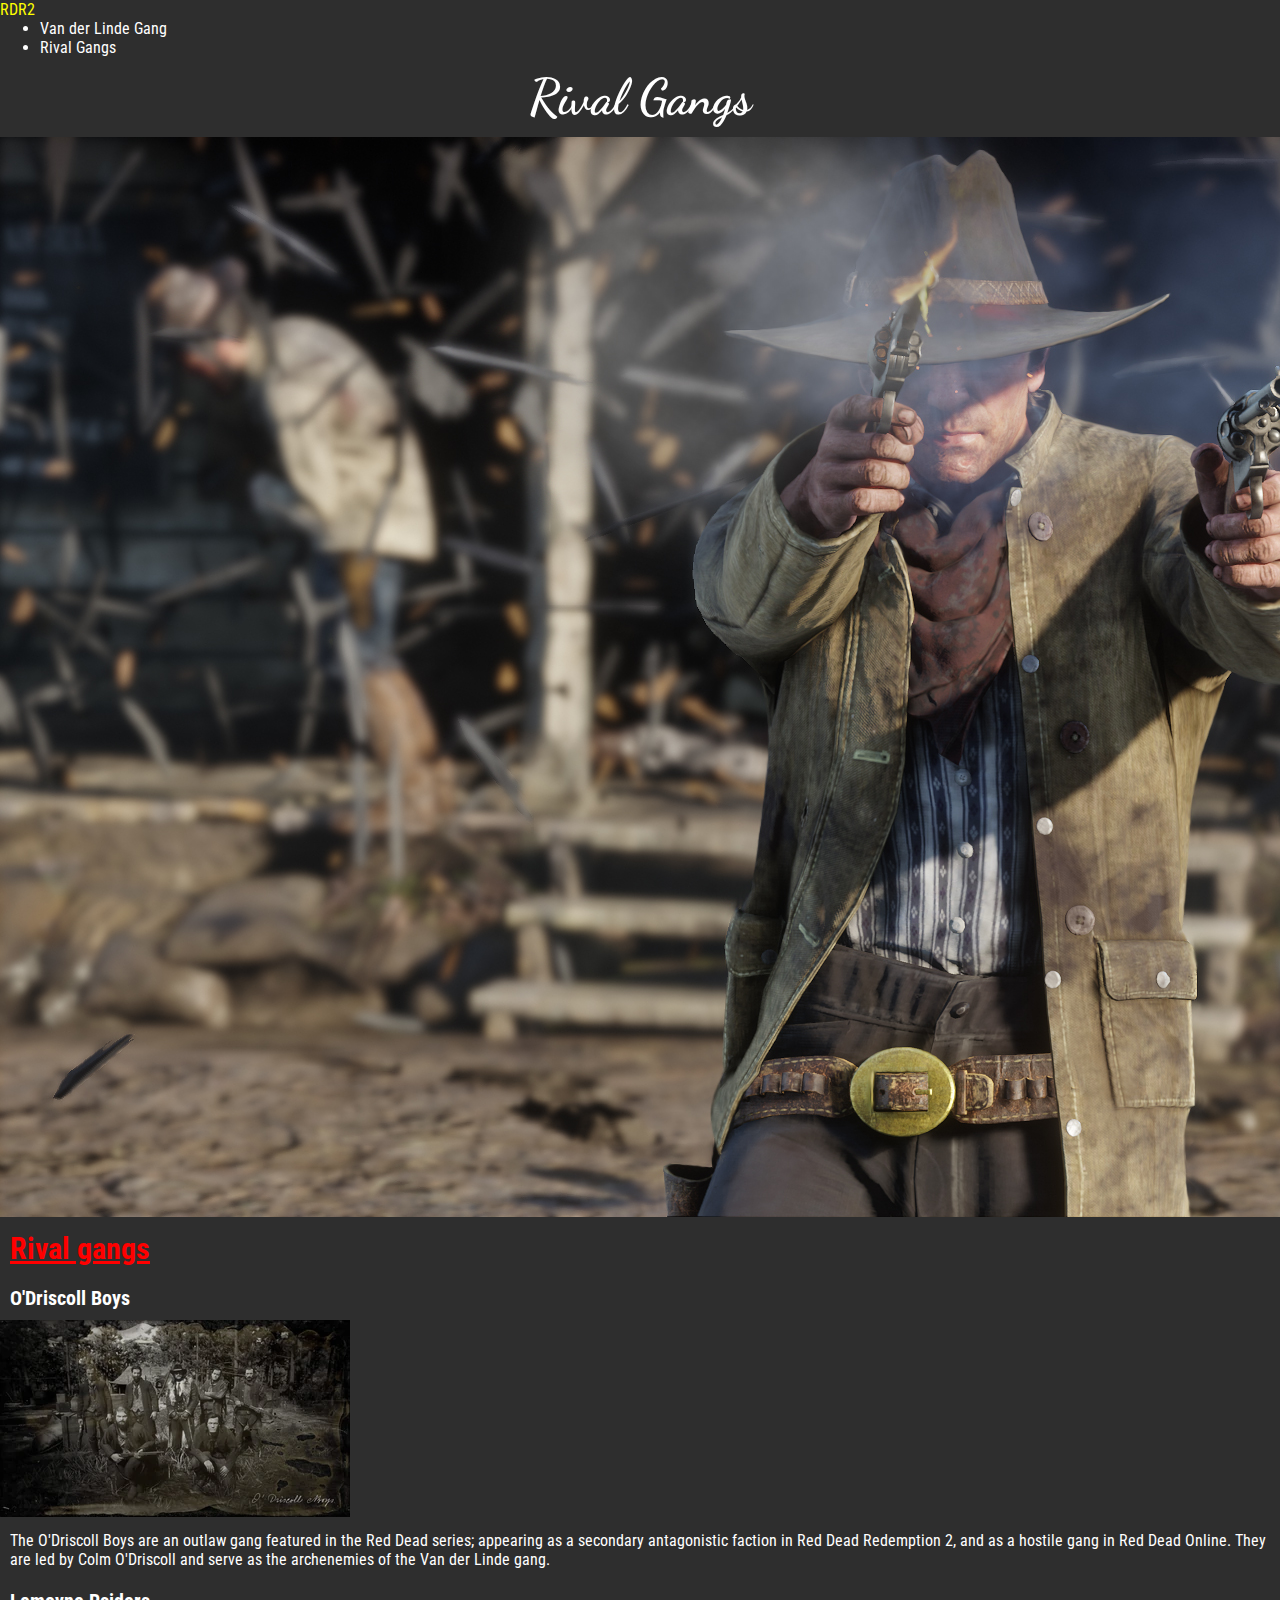
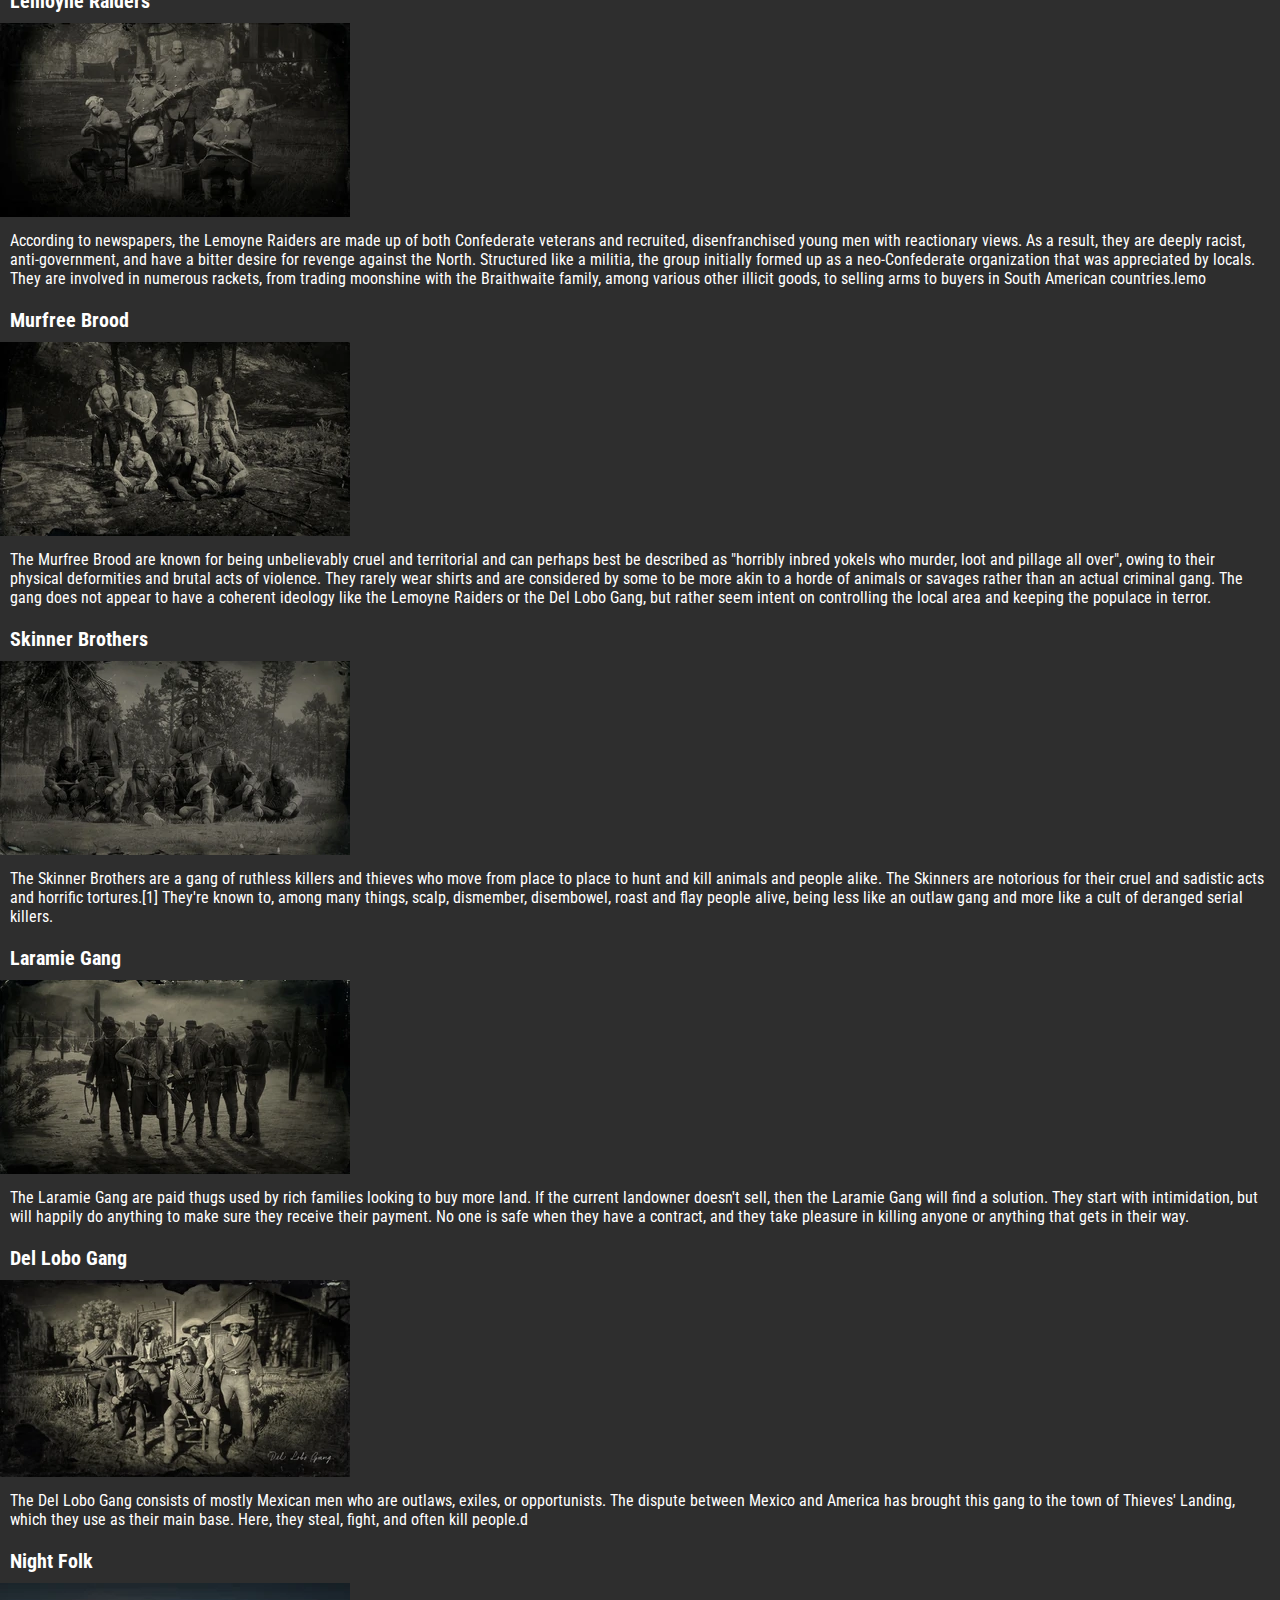
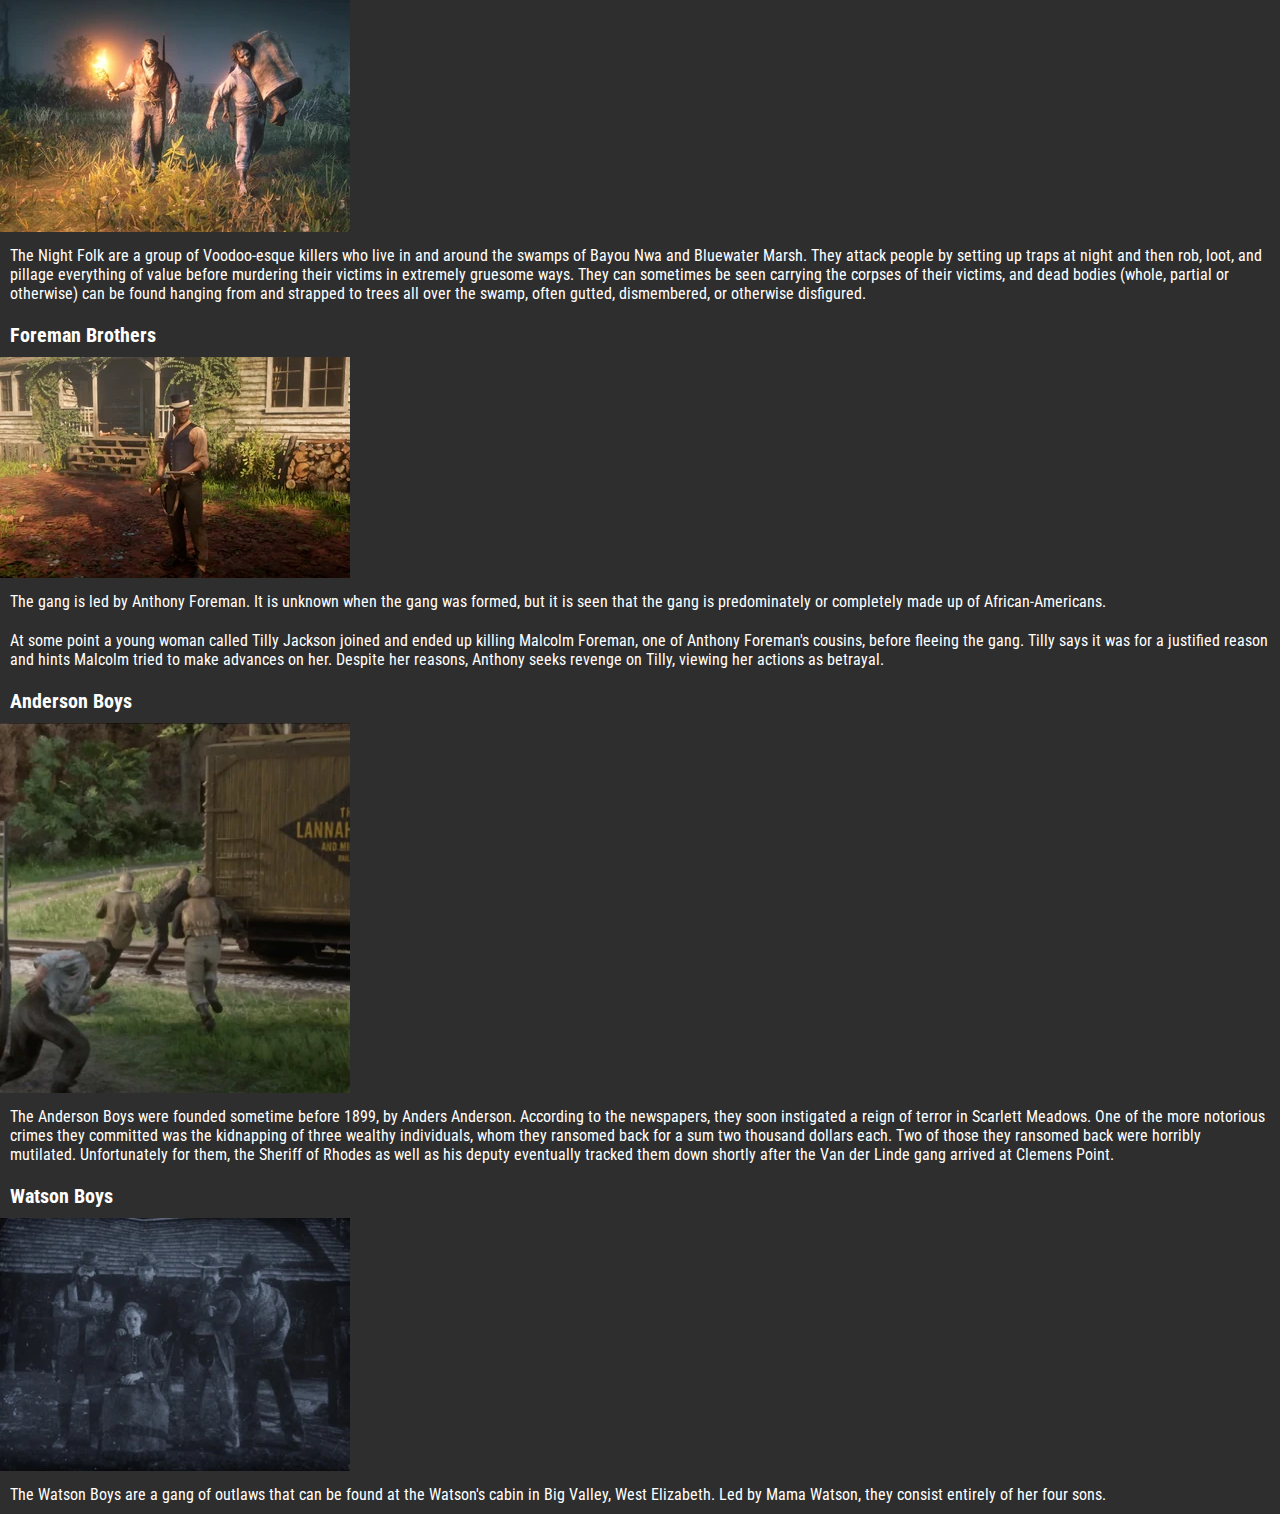
<file: pages/rival.html>
<!DOCTYPE html>
<html lang="en">
<head>
    <meta charset="UTF-8">
    <meta http-equiv="X-UA-Compatible" content="IE=edge">
    <meta name="viewport" content="width=device-width, initial-scale=1">
    <!-- Google fonts -->
    <link rel="preconnect" href="https://fonts.googleapis.com">
    <link rel="preconnect" href="https://fonts.gstatic.com" crossorigin>
    <link href="https://fonts.googleapis.com/css2?family=Dancing+Script:wght@600&family=Roboto+Condensed:wght@300;400&display=swap" rel="stylesheet">
    <!-- CSS link -->
    <link rel="stylesheet" href="../main.css">
    <link rel="stylesheet" href="../css/rival.css">
    <!-- Bootstrap -->
    <link href="https://cdn.jsdelivr.net/npm/bootstrap@5.2.0/dist/css/bootstrap.min.css" rel="stylesheet" integrity="sha384-gH2yIJqKdNHPEq0n4Mqa/HGKIhSkIHeL5AyhkYV8i59U5AR6csBvApHHNl/vI1Bx" crossorigin="anonymous">
    <title>RDR2 | Rival Gangs</title>
</head>
<body>
    <nav class="navbar navbar-expand-lg bg-light">
        <div class="container-fluid">
          <a class="navbar-brand link-danger" href="../index.html">RDR2</a>
          <div class="collapse navbar-collapse" id="navbarSupportedContent">
            <ul class="navbar-nav me-auto mb-2 mb-lg-0">
              <li class="nav-item">
                <a class="nav-link" aria-current="page" href="./gang.html">Van der Linde Gang</a>
              </li>
              <li class="nav-item">
                <a class="nav-link active" href="./rival.html">Rival Gangs</a>
              </li>
          </div>
        </div>
      </nav>
    </div>
    <h1>Rival Gangs</h1>
    <div class="main-image">
        <img class="rivals-image"  src="../images/rivalmain.jpg" alt="">
    </div>
    <div class="rival-container">
        <div class="section-headers">
            <h2>Rival gangs</h2>
        </div>
    </div>
    <div class="odris-container">
        <h3>O'Driscoll Boys</h3>
        <img class="rivals-image"  src="../images/odris.jpg" alt="">
        <br>
        <p>
            The O'Driscoll Boys are an outlaw gang featured in the Red Dead series; appearing as a secondary antagonistic faction in Red Dead Redemption 2, and as a hostile gang in Red Dead Online. They are led by Colm O'Driscoll and serve as the archenemies of the Van der Linde gang.
        </p>
    </div>
    <div class="lemoyne-container">
        <h3>Lemoyne Raiders</h3>
        <img class="rivals-image" src="../images/lemoyne.jpg" alt="">
        <br>
        <p>
            According to newspapers, the Lemoyne Raiders are made up of both Confederate veterans and recruited, disenfranchised young men with reactionary views. As a result, they are deeply racist, anti-government, and have a bitter desire for revenge against the North. Structured like a militia, the group initially formed up as a neo-Confederate organization that was appreciated by locals. They are involved in numerous rackets, from trading moonshine with the Braithwaite family, among various other illicit goods, to selling arms to buyers in South American countries.lemo
        </p>
    </div>
    <div class="murfree-container">
        <h3>Murfree Brood</h3>
        <img class="rivals-image" src="../images/murfree.jpg" alt="">
        <br>
        <p>
            The Murfree Brood are known for being unbelievably cruel and territorial and can perhaps best be described as "horribly inbred yokels who murder, loot and pillage all over", owing to their physical deformities and brutal acts of violence. They rarely wear shirts and are considered by some to be more akin to a horde of animals or savages rather than an actual criminal gang. The gang does not appear to have a coherent ideology like the Lemoyne Raiders or the Del Lobo Gang, but rather seem intent on controlling the local area and keeping the populace in terror.
        </p>
    </div>
    <div class="skinner-container">
        <h3>Skinner Brothers</h3>
        <img class="rivals-image" src="../images/skinner.jpg" alt="">
        <br>
        <p>
            The Skinner Brothers are a gang of ruthless killers and thieves who move from place to place to hunt and kill animals and people alike. The Skinners are notorious for their cruel and sadistic acts and horrific tortures.[1] They're known to, among many things, scalp, dismember, disembowel, roast and flay people alive, being less like an outlaw gang and more like a cult of deranged serial killers.
        </p>
    </div>
    <div class="laramie-container">
        <h3>Laramie Gang</h3>
        <img class="rivals-image" src="../images/laramie.jpg" alt="">
        <br>
        <p>
            The Laramie Gang are paid thugs used by rich families looking to buy more land. If the current landowner doesn't sell, then the Laramie Gang will find a solution. They start with intimidation, but will happily do anything to make sure they receive their payment. No one is safe when they have a contract, and they take pleasure in killing anyone or anything that gets in their way.
        </p>
    </div>
    <div class="lobo-container">
        <h3>Del Lobo Gang</h3>
        <img class="rivals-image" src="../images/dellobo.jpg" alt="">
        <br>
        <p>
            The Del Lobo Gang consists of mostly Mexican men who are outlaws, exiles, or opportunists. The dispute between Mexico and America has brought this gang to the town of Thieves' Landing, which they use as their main base. Here, they steal, fight, and often kill people.d
        </p>
    </div>
    <div class="nightfolk-container">
        <h3>Night Folk</h3>
        <img class="rivals-image" src="../images/nightfolk.jpg" alt="">
        <br>
        <p>
            The Night Folk are a group of Voodoo-esque killers who live in and around the swamps of Bayou Nwa and Bluewater Marsh. They attack people by setting up traps at night and then rob, loot, and pillage everything of value before murdering their victims in extremely gruesome ways. They can sometimes be seen carrying the corpses of their victims, and dead bodies (whole, partial or otherwise) can be found hanging from and strapped to trees all over the swamp, often gutted, dismembered, or otherwise disfigured.
        </p>
    </div>
    <div class="foreman-container">
        <h3>Foreman Brothers</h3>
        <img class="rivals-image" src="../images/foreman.jpg" alt="">
        <br>
        <p>
            The gang is led by Anthony Foreman. It is unknown when the gang was formed, but it is seen that the gang is predominately or completely made up of African-Americans.
        </p>
        <p>
            At some point a young woman called Tilly Jackson joined and ended up killing Malcolm Foreman, one of Anthony Foreman's cousins, before fleeing the gang. Tilly says it was for a justified reason and hints Malcolm tried to make advances on her. Despite her reasons, Anthony seeks revenge on Tilly, viewing her actions as betrayal.
        </p>
    </div>
    <div class="anderson-container">
        <h3>Anderson Boys</h3>
        <img class="rivals-image" src="../images/anderson.jpg" alt="">
        <br>
        <p>
            The Anderson Boys were founded sometime before 1899, by Anders Anderson. According to the newspapers, they soon instigated a reign of terror in Scarlett Meadows. One of the more notorious crimes they committed was the kidnapping of three wealthy individuals, whom they ransomed back for a sum two thousand dollars each. Two of those they ransomed back were horribly mutilated. Unfortunately for them, the Sheriff of Rhodes as well as his deputy eventually tracked them down shortly after the Van der Linde gang arrived at Clemens Point.
        </p>
    </div>
    <div class="watson-container">
        <h3>Watson Boys</h3>
        <img class="rivals-image" src="../images/watson.jpg" alt="">
        <br>
        <p>
           The Watson Boys are a gang of outlaws that can be found at the Watson's cabin in Big Valley, West Elizabeth. Led by Mama Watson, they consist entirely of her four sons.
        </p>
    </div>
</body>
</html>
</file>
<file: main.css>
*{
    margin: 0;
    box-sizing: border-box;
}

html body {
    background-color: rgb(46, 46, 46);
    color: white;
    font-family: 'Roboto Condensed', sans-serif;
}

.main-container {
    margin: 0px 20px 20px 20px;
}

a {
    text-decoration: none;
    color: inherit;
}
a:hover {
    color: yellow;
}
.active {
    color: white;
}

h1 {
    font-family: 'Dancing Script', cursive;
    font-size: 50px;
    text-align: center;
    padding: 10px;
}

h2 {
    padding: 10px;
    color: red;
    font: bold;
    font-size: 30px;
    text-decoration: underline;
}

h3 {
    font-size: 20px;
    padding: 10px;
}

p {
    padding: 10px;
}

/* 
TODO:
Space the a tags in navbar evenly 
*/
</file>
<file: css/index.css>
#RDR-image {
    display: block;
    margin-left: auto;
    margin-right: auto;
    width: 55%;
}

.section-container {
    max-width: fit-content;
}

.gamplay-container img {
    display: flex;
    justify-content: space-between;
}

.gameplay-images {
    width: 35%;
    border: 5px solid white;
    margin: 10px;
}

html body {
    background-color: rgb(46, 46, 46);
    color: white;
    font-family: 'Roboto Condensed', sans-serif;
}
</file>
<file: css/gang.css>
#van-der-linde-gang {
    display: block;
    margin-left: auto;
    margin-right: auto;
    width: 60%;
}

q {
    font-style: italic;
}

html body {
    background-color: rgb(46, 46, 46);
    font-family: 'Roboto Condensed', sans-serif;
}

p, h5, q {
    color: black;
}


/* 
TODO:
Float quote and paragraph to the right of the image

*/
</file>
<file: css/rival.css>
html body {
    background-color: rgb(46, 46, 46);
    color: white;
    font-family: 'Roboto Condensed', sans-serif;
}
</file>
